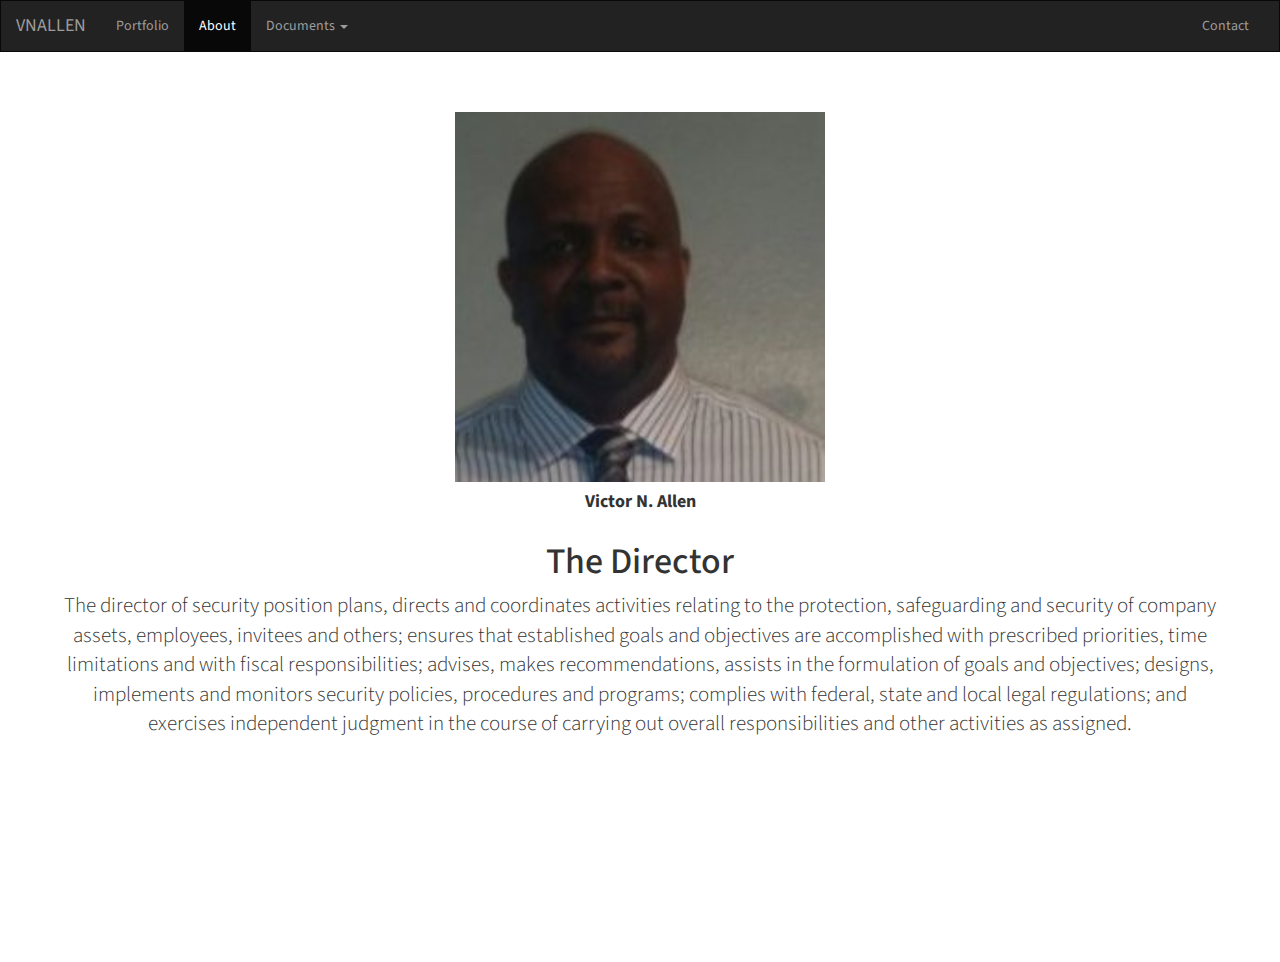
<file: about.html>
<!DOCTYPE html>
<html lang="en">
<head>
    <meta charset="utf-8">
    <meta http-equiv="X-UA-Compatible" content="IE=edge">
    <meta name="viewport" content="width=device-width, initial-scale=1">
    <meta name="description" content="">
    <meta name="author" content="">

    <title>Stylish Portfolio - Start Bootstrap Theme</title>

    <!-- Bootstrap Core CSS -->
    <link href="css/bootstrap.min.css" rel="stylesheet">

    <!-- Custom CSS -->
    <link href="css/stylish-portfolio.css" rel="stylesheet">

    <!-- Custom Fonts -->
    <link href="font-awesome/css/font-awesome.min.css" rel="stylesheet" type="text/css">
    <link href="https://fonts.googleapis.com/css?family=Source+Sans+Pro:300,400,700,300italic,400italic,700italic" rel="stylesheet" type="text/css">

    <!-- HTML5 Shim and Respond.js IE8 support of HTML5 elements and media queries -->
    <!-- WARNING: Respond.js doesn't work if you view the page via file:// -->
    <!--[if lt IE 9]>
    <script src="https://oss.maxcdn.com/libs/html5shiv/3.7.0/html5shiv.js"></script>
    <script src="https://oss.maxcdn.com/libs/respond.js/1.4.2/respond.min.js"></script>
    <![endif]-->
</head>
<body>

<!-- Navigation -->
<nav class="navbar navbar-inverse">
    <div class="container-fluid">
        <!-- Brand and toggle get grouped for better mobile display -->
        <div class="navbar-header">
            <button type="button" class="navbar-toggle collapsed" data-toggle="collapse" data-target="#bs-example-navbar-collapse-1" aria-expanded="false">
                <span class="sr-only">Toggle navigation</span>
                <span class="icon-bar"></span>
                <span class="icon-bar"></span>
                <span class="icon-bar"></span>
            </button>
            <a class="navbar-brand" href="#">VNALLEN</a>
        </div>

        <!-- Collect the nav links, forms, and other content for toggling -->
        <div class="collapse navbar-collapse" id="bs-example-navbar-collapse-1">
            <ul class="nav navbar-nav">
                <li><a href="index.html">Portfolio <span class="sr-only">(current)</span></a></li>
                <li class="active"><a href="about.html">About</a></li>
                <li class="dropdown">
                    <a href="#" class="dropdown-toggle" data-toggle="dropdown" role="button" aria-haspopup="true" aria-expanded="false">Documents <span class="caret"></span></a>
                    <ul class="dropdown-menu">
                        <li><a href="docs/HL_2015%20Security%20Risk%20Assessment%20Report.pdf">Risk Assessment</a></li>
                        <li><a href="docs/Matrix_2017.pdf">Mitigation Matrix</a></li>
                        <li><a href="docs/SAMPLE_access%20policy.pdf">Access Policy</a></li>
                        <li role="separator" class="divider"></li>
                        <li><a href="#">Policies & Procedures</a></li>
                    </ul>
                </li>
            </ul>
            <ul class="nav navbar-nav navbar-right">
                <li><a href="contact.html">Contact</a></li>
            </ul>
        </div><!-- /.navbar-collapse -->
    </div><!-- /.container-fluid -->
</nav>

<div class=" about container">
    <div class="row">
        <div class="col-md-4 col-sm-4 col-md-offset-4">
            <div class="full">
                <img src="img/victor.jpg">
            </div>
            <div class="row text-center">
                <h4>
                    <strong>Victor N. Allen</strong>
                </h4>
            </div>
        </div>
    </div>
    <div class="row">
        <div class="col-lg-12 text-center">
            <h1>The Director</h1>
            <p class="lead">The director of security position plans, directs and
                coordinates activities relating to the protection,
                safeguarding and security of company assets,
                employees, invitees and others; ensures that
                established goals and objectives are accomplished
                with prescribed priorities, time limitations and
                with fiscal responsibilities; advises, makes
                recommendations, assists in the formulation of
                goals and objectives; designs, implements and
                monitors security policies, procedures and
                programs; complies with federal, state and local
                legal regulations; and exercises independent
                judgment in the course of carrying out overall
                responsibilities and other activities as assigned.</p>
        </div>
    </div>
    <!-- /.row -->
</div>
<!-- /.container -->

</body>
</html>
</file>
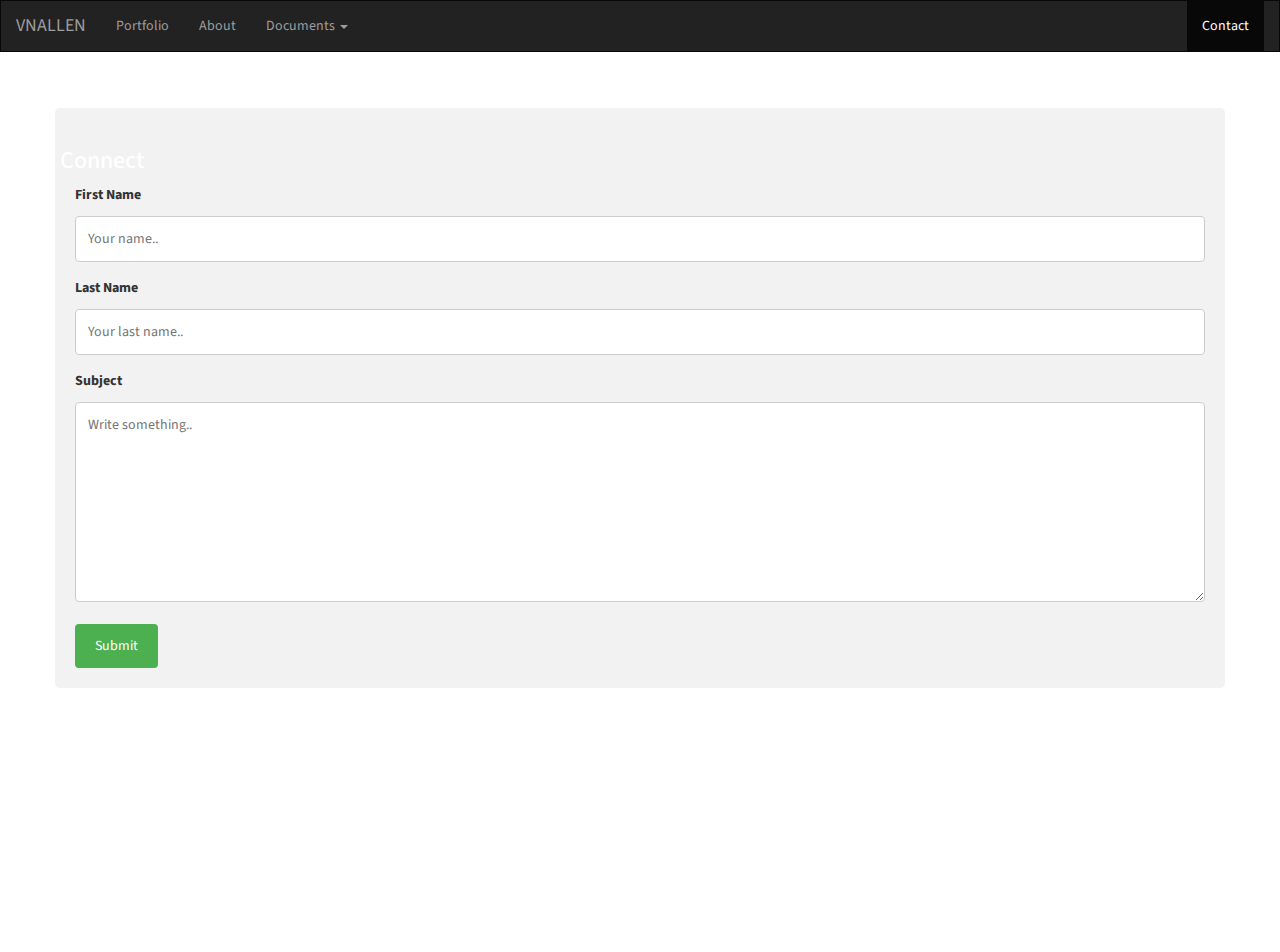
<file: contact.html>
<!DOCTYPE html>
<html lang="en">
<head>
    <meta charset="utf-8">
    <meta http-equiv="X-UA-Compatible" content="IE=edge">
    <meta name="viewport" content="width=device-width, initial-scale=1">
    <meta name="description" content="">
    <meta name="author" content="">

    <title>Stylish Portfolio - Start Bootstrap Theme</title>

    <!-- Bootstrap Core CSS -->
    <link href="css/bootstrap.min.css" rel="stylesheet">

    <!-- Custom CSS -->
    <link href="css/stylish-portfolio.css" rel="stylesheet">

    <!-- Custom Fonts -->
    <link href="font-awesome/css/font-awesome.min.css" rel="stylesheet" type="text/css">
    <link href="https://fonts.googleapis.com/css?family=Source+Sans+Pro:300,400,700,300italic,400italic,700italic" rel="stylesheet" type="text/css">

    <!-- HTML5 Shim and Respond.js IE8 support of HTML5 elements and media queries -->
    <!-- WARNING: Respond.js doesn't work if you view the page via file:// -->
    <!--[if lt IE 9]>
    <script src="https://oss.maxcdn.com/libs/html5shiv/3.7.0/html5shiv.js"></script>
    <script src="https://oss.maxcdn.com/libs/respond.js/1.4.2/respond.min.js"></script>
    <![endif]-->
</head>
<style>
    input[type=text], select, textarea {
        width: 100%;
        padding: 12px;
        border: 1px solid #ccc;
        border-radius: 4px;
        box-sizing: border-box;
        margin-top: 6px;
        margin-bottom: 16px;
        resize: vertical;
    }

    input[type=submit] {
        background-color: #4CAF50;
        color: white;
        padding: 12px 20px;
        border: none;
        border-radius: 4px;
        cursor: pointer;
    }

    input[type=submit]:hover {
        background-color: #45a049;
    }

    .container {
        border-radius: 5px;
        background-color: #f2f2f2;
        padding: 20px;
    }
</style>

<body>

<!-- Navigation -->
<nav class="navbar navbar-inverse">
    <div class="container-fluid">
        <!-- Brand and toggle get grouped for better mobile display -->
        <div class="navbar-header">
            <button type="button" class="navbar-toggle collapsed" data-toggle="collapse" data-target="#bs-example-navbar-collapse-1" aria-expanded="false">
                <span class="sr-only">Toggle navigation</span>
                <span class="icon-bar"></span>
                <span class="icon-bar"></span>
                <span class="icon-bar"></span>
            </button>
            <a class="navbar-brand" href="#">VNALLEN</a>
        </div>

        <!-- Collect the nav links, forms, and other content for toggling -->
        <div class="collapse navbar-collapse" id="bs-example-navbar-collapse-1">
            <ul class="nav navbar-nav">
                <li><a href="index.html">Portfolio <span class="sr-only">(current)</span></a></li>
                <li><a href="about.html">About</a></li>
                <li class="dropdown">
                    <a href="#" class="dropdown-toggle" data-toggle="dropdown" role="button" aria-haspopup="true" aria-expanded="false">Documents <span class="caret"></span></a>
                    <ul class="dropdown-menu">
                        <li><a href="docs/HL_2015%20Security%20Risk%20Assessment%20Report.pdf">Risk Assessment</a></li>
                        <li><a href="docs/Matrix_2017.pdf">Mitigation Matrix</a></li>
                        <li><a href="docs/SAMPLE_access%20policy.pdf">Access Policy</a></li>
                        <li role="separator" class="divider"></li>
                        <li><a href="#">Policies & Procedures</a></li>
                    </ul>
                </li>
            </ul>
            <ul class="nav navbar-nav navbar-right">
                <li class="active"><a href="contact.html">Contact</a></li>
            </ul>
        </div><!-- /.navbar-collapse -->
    </div><!-- /.container-fluid -->
</nav>


<div class="row contact">
    <h3>Connect</h3>
</div>
<div class="container">
    <div class="row">
        <h3>Connect</h3>
    </div>
    <form action="/action_page.php">
        <label for="fname">First Name</label>
        <input type="text" id="fname" name="firstname" placeholder="Your name..">

        <label for="lname">Last Name</label>
        <input type="text" id="lname" name="lastname" placeholder="Your last name..">

        <label for="subject">Subject</label>
        <textarea id="subject" name="subject" placeholder="Write something.." style="height:200px"></textarea>

        <input type="submit" value="Submit">
    </form>
</div>

</body>
</html>
</file>
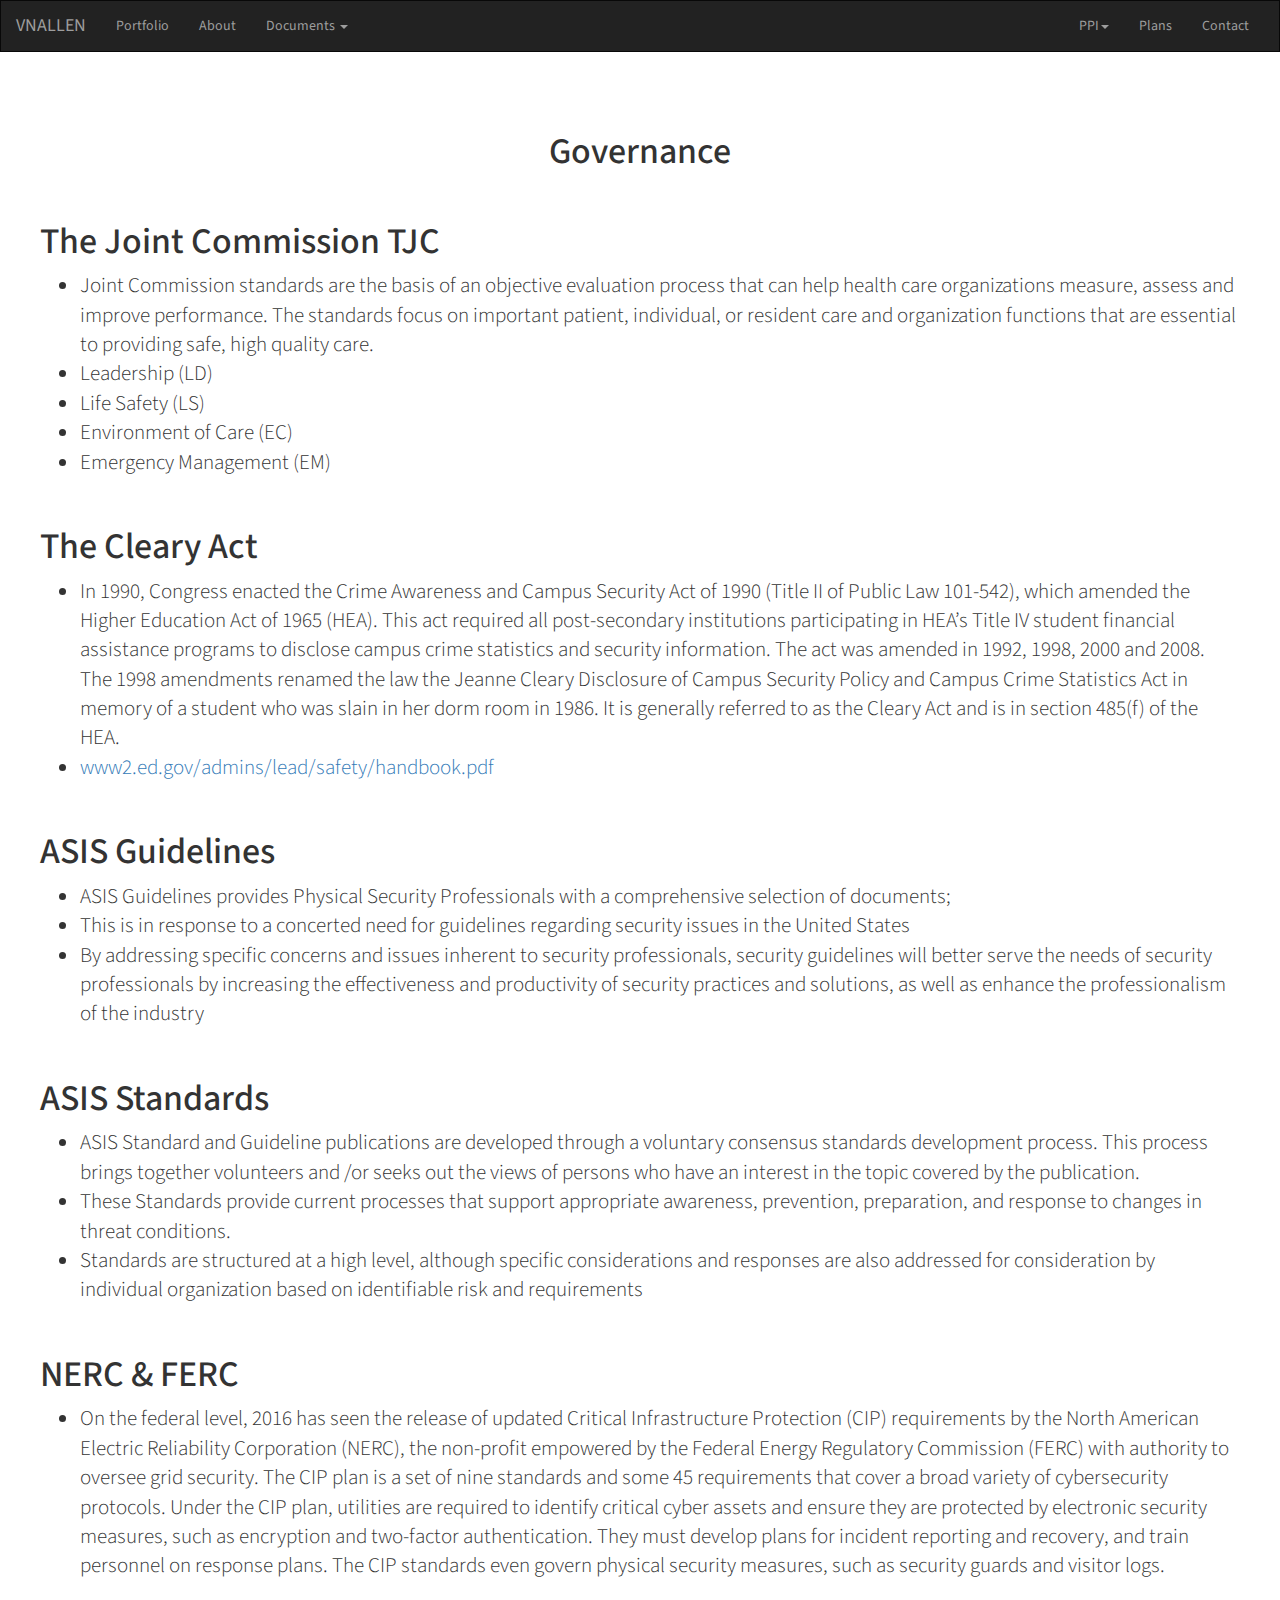
<file: governance.html>
<!DOCTYPE html>
<html lang="en">
<head>
    <meta charset="utf-8">
    <meta http-equiv="X-UA-Compatible" content="IE=edge">
    <meta name="viewport" content="width=device-width, initial-scale=1">
    <meta name="description" content="">
    <meta name="author" content="">

    <title>Victor N. Allen</title>
    <!-- jQuery -->
    <script src="js/jquery.js"></script>

    <!-- Bootstrap Core JavaScript -->
    <script src="js/bootstrap.min.js"></script>

    <!-- Bootstrap Core CSS -->
    <link href="css/bootstrap.min.css" rel="stylesheet">

    <!-- Custom CSS -->
    <link href="css/stylish-portfolio.css" rel="stylesheet">

    <!-- Custom Fonts -->
    <link href="font-awesome/css/font-awesome.min.css" rel="stylesheet" type="text/css">
    <link href="https://fonts.googleapis.com/css?family=Source+Sans+Pro:300,400,700,300italic,400italic,700italic" rel="stylesheet" type="text/css">

    <!-- HTML5 Shim and Respond.js IE8 support of HTML5 elements and media queries -->
    <!-- WARNING: Respond.js doesn't work if you view the page via file:// -->
    <!--[if lt IE 9]>
    <script src="https://oss.maxcdn.com/libs/html5shiv/3.7.0/html5shiv.js"></script>
    <script src="https://oss.maxcdn.com/libs/respond.js/1.4.2/respond.min.js"></script>


    <![endif]-->
</head>
<body>

<!-- Navigation -->
<nav class="navbar navbar-inverse">
    <div class="container-fluid">
        <!-- Brand and toggle get grouped for better mobile display -->
        <div class="navbar-header">
            <button type="button" class="navbar-toggle collapsed" data-toggle="collapse" data-target="#bs-example-navbar-collapse-1" aria-expanded="false">
                <span class="sr-only">Toggle navigation</span>
                <span class="icon-bar"></span>
                <span class="icon-bar"></span>
                <span class="icon-bar"></span>
            </button>
            <a class="navbar-brand" href="index.html">VNALLEN</a>
        </div>

        <!-- Collect the nav links, forms, and other content for toggling -->
        <div class="collapse navbar-collapse" id="bs-example-navbar-collapse-1">
            <ul class="nav navbar-nav">
                <li><a href="index.html">Portfolio <span class="sr-only">(current)</span></a></li>
                <li><a href="about.html">About</a></li>
                <li class="dropdown">
                    <a href="#" class="dropdown-toggle" data-toggle="dropdown" role="button" aria-haspopup="true" aria-expanded="false">Documents <span class="caret"></span></a>
                    <ul class="dropdown-menu">
                        <li><a href="docs/risk_assessment.pdf">Risk Assessment</a></li>
                        <li><a href="docs/matrix.pdf">Mitigation Matrix</a></li>
                        <li><a href="docs/executive_update.pdf">Executive Update</a></li>
                        <li><a href="docs/mission_vision_values.pdf">Mission Vision Values</a></li>
                        <li><a href="docs/access_policy.pdf">Access Policy</a></li>
                    </ul>
                </li>
            </ul>
            <ul class="nav navbar-nav navbar-right">
                <li class="dropdown">
                    <a href="#" class="dropdown-toggle" data-toggle="dropdown" role="button" aria-haspopup="true" aria-expanded="false">PPI<span class="caret"></span></a>
                    <ul class="dropdown-menu">
                        <li><a href="people.html">People</a></li>
                        <li><a href="property.html">Property</a></li>
                        <li><a href="information.html">Information</a></li>
                    </ul>
                </li>

                <li><a href="plans.html">Plans</a></li>
                <li><a href="index.html#footer">Contact</a></li>
            </ul>
        </div><!-- /.navbar-collapse -->
    </div><!-- /.container-fluid -->
</nav>

<div class="about container">
    <div class="row text-center lead">
        <h1>Governance</h1>
    </div>
    <div class="row lead">
        <h1>The Joint Commission TJC</h1>
        <ul>
            <li>Joint Commission standards are the basis of an objective evaluation process that can help health care organizations measure, assess and improve performance. The standards focus on important patient, individual, or resident care and organization functions that are essential to providing safe, high quality care.
            </li>
            <li>Leadership (LD)</li>
            <li>Life Safety (LS)</li>
            <li>Environment of Care (EC)</li>
            <li>Emergency Management (EM)</li>
        </ul>
    </div>
    <!-- /.row -->
    <div class="row lead">
        <h1>The Cleary Act</h1>
        <ul>
            <li>In 1990, Congress enacted the Crime Awareness and Campus Security Act of 1990 (Title II of Public Law 101-542), which amended the Higher Education Act of 1965 (HEA). This act required all post-secondary institutions participating in HEA’s Title IV student financial assistance programs to disclose campus crime statistics and security information. The act was amended in 1992, 1998, 2000 and 2008. The 1998 amendments renamed the law the Jeanne Cleary Disclosure of Campus Security Policy and Campus Crime Statistics Act in memory of a student who was slain in her dorm room in 1986. It is generally referred to as the Cleary Act and is in section 485(f) of the HEA.
            </li>
            <li><a href="https://www2.ed.gov/admins/lead/safety/handbook.pdf">www2.ed.gov/admins/lead/safety/handbook.pdf</a></li>
        </ul>
    </div>
    <div class="row lead">
        <h1>ASIS Guidelines</h1>
        <ul>
            <li>ASIS Guidelines provides Physical Security Professionals with a comprehensive selection of documents;</li>
            <li>This is in response to a concerted need for guidelines regarding security issues in the United States</li>
            <li>By addressing specific concerns and issues inherent to security professionals, security guidelines will better serve the needs of security professionals by increasing the effectiveness and productivity of security practices and solutions, as well as enhance the professionalism of the industry</li>
        </ul>
    </div>
    <div class="row lead">
        <h1>ASIS Standards</h1>
        <ul>
            <li>ASIS Standard and Guideline publications are developed through a voluntary consensus standards development process.  This process brings together volunteers and /or seeks out the views of persons who have an interest in the topic covered by the publication.</li>
            <li>These Standards provide current processes that support appropriate awareness, prevention, preparation, and response to changes in threat conditions.</li>
            <li>Standards are structured at a high level, although specific considerations and responses are also addressed for consideration by individual organization based on identifiable risk and requirements</li>
        </ul>
    </div>
    <div class="row lead">
        <h1>NERC & FERC</h1>
        <ul>
            <li>On the federal level, 2016 has seen the release of updated Critical Infrastructure Protection (CIP) requirements by the North American Electric Reliability Corporation (NERC), the non-profit empowered by the Federal Energy Regulatory Commission (FERC) with authority to oversee grid security.  The CIP plan is a set of nine standards and some 45 requirements that cover a broad variety of cybersecurity protocols.  Under the CIP plan, utilities are required to identify critical cyber assets and ensure they are protected by electronic security measures, such as encryption and two-factor authentication.  They must develop plans for incident reporting and recovery, and train personnel on response plans.  The CIP standards even govern physical security measures, such as security guards and visitor logs.
            </li>
        </ul>
    </div>

</div>
    <!-- /.container -->

</body>
</html>
</file>
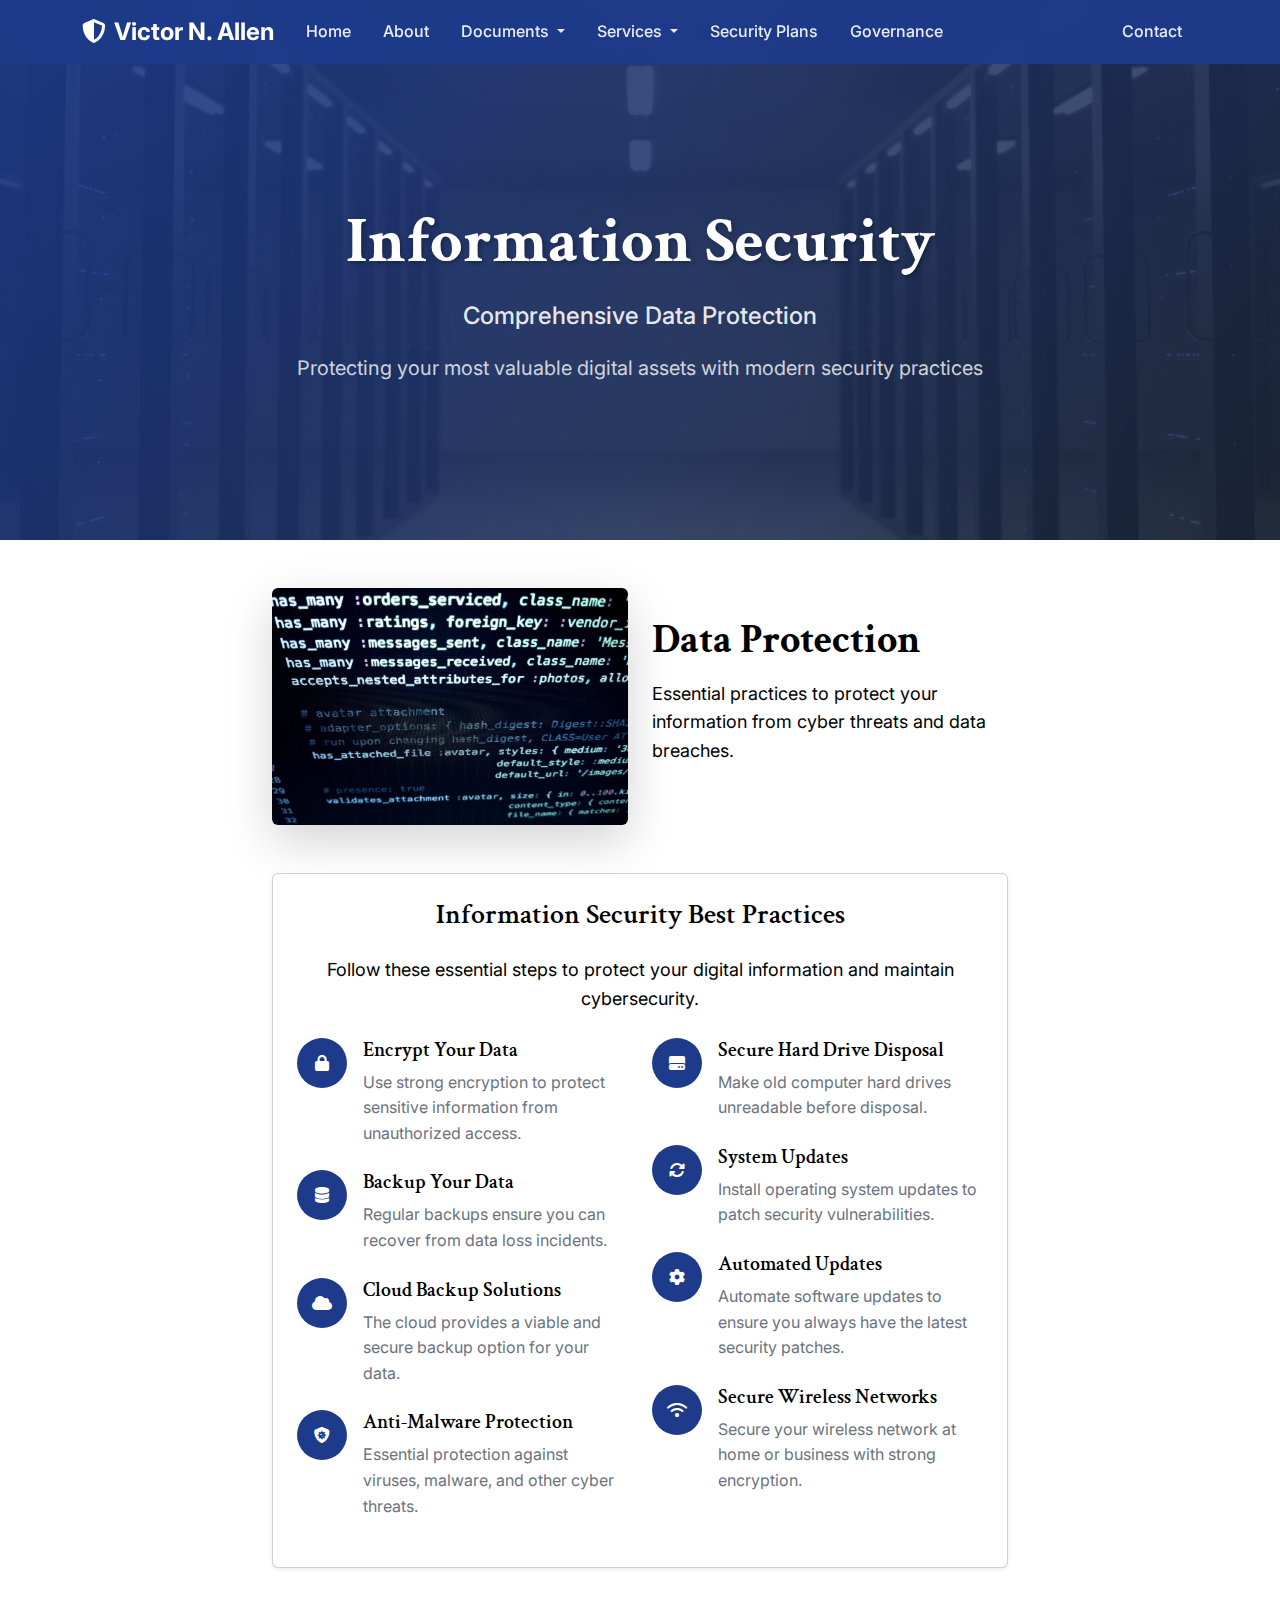
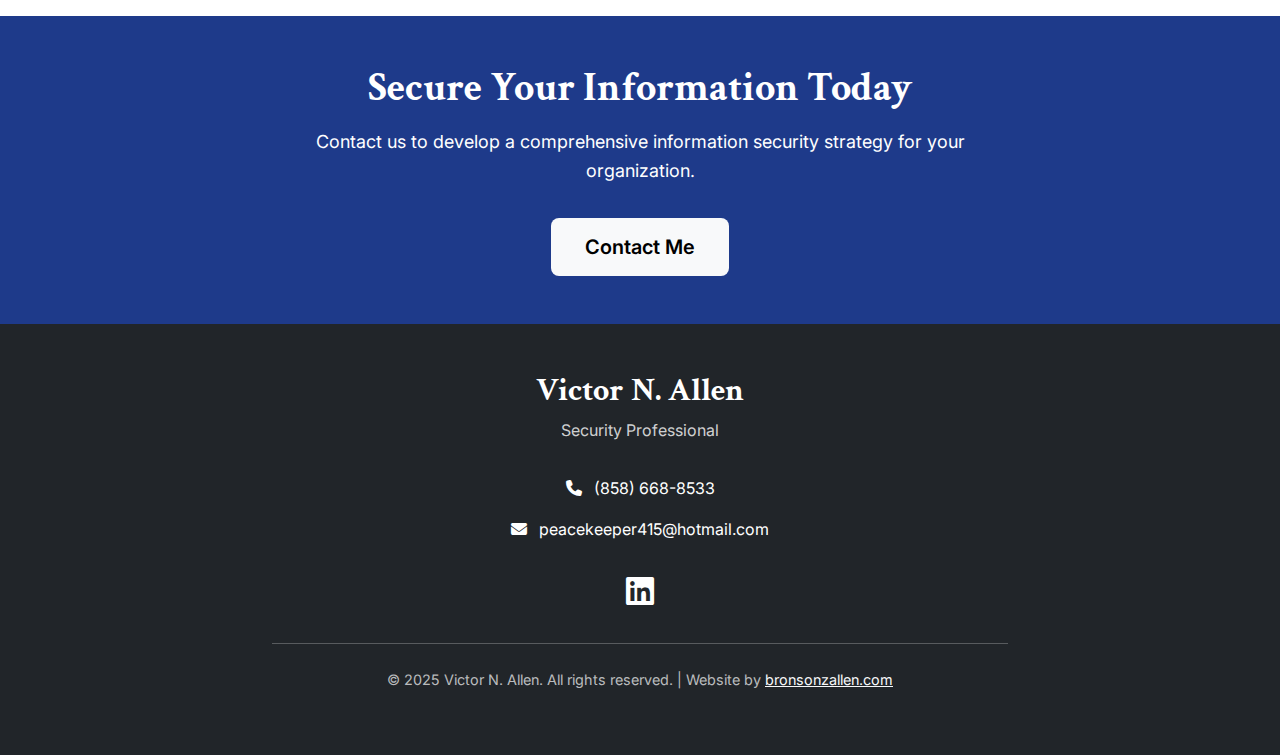
<file: information.html>
<!DOCTYPE html>
<html lang="en">
  <head>
    <meta charset="utf-8" />
    <meta
      name="viewport"
      content="width=device-width, initial-scale=1, shrink-to-fit=no"
    />
    <meta
      name="description"
      content="Information Security Services - Victor N. Allen Security Professional"
    />
    <meta name="author" content="Victor N. Allen" />
    <meta
      name="keywords"
      content="information security, cybersecurity, data protection, encryption"
    />

    <title>Information Security - Victor N. Allen</title>

    <!-- Modern CSS Framework -->
    <link
      href="https://cdn.jsdelivr.net/npm/bootstrap@5.3.0/dist/css/bootstrap.min.css"
      rel="stylesheet"
    />
    <link
      href="https://cdnjs.cloudflare.com/ajax/libs/font-awesome/6.4.0/css/all.min.css"
      rel="stylesheet"
    />

    <!-- Custom CSS -->
    <link href="css/modern-portfolio.css" rel="stylesheet" />

    <!-- Modern Fonts -->
    <link rel="preconnect" href="https://fonts.googleapis.com" />
    <link rel="preconnect" href="https://fonts.gstatic.com" crossorigin />
    <link
      href="https://fonts.googleapis.com/css2?family=Inter:wght@300;400;500;600;700&family=Crimson+Text:wght@400;600;700&display=swap"
      rel="stylesheet"
    />
  </head>

  <body>
    <!-- Navigation -->
    <nav class="navbar navbar-expand-lg navbar-dark bg-dark fixed-top">
      <div class="container">
        <a class="navbar-brand fw-bold" href="index.html">
          <i class="fas fa-shield-alt me-2"></i>Victor N. Allen
        </a>

        <button
          class="navbar-toggler"
          type="button"
          data-bs-toggle="collapse"
          data-bs-target="#navbarNav"
          aria-controls="navbarNav"
          aria-expanded="false"
          aria-label="Toggle navigation"
        >
          <span class="navbar-toggler-icon"></span>
        </button>

        <div class="collapse navbar-collapse" id="navbarNav">
          <ul class="navbar-nav me-auto">
            <li class="nav-item">
              <a class="nav-link" href="index.html">Home</a>
            </li>
            <li class="nav-item">
              <a class="nav-link" href="about.html">About</a>
            </li>
            <li class="nav-item dropdown">
              <a
                class="nav-link dropdown-toggle"
                href="#"
                id="documentsDropdown"
                role="button"
                data-bs-toggle="dropdown"
                aria-expanded="false"
              >
                Documents
              </a>
              <ul class="dropdown-menu" aria-labelledby="documentsDropdown">
                <li>
                  <a class="dropdown-item" href="docs/risk_assessment.pdf"
                    ><i class="fas fa-file-pdf me-2"></i>Risk Assessment</a
                  >
                </li>
                <li>
                  <a class="dropdown-item" href="docs/matrix.pdf"
                    ><i class="fas fa-file-pdf me-2"></i>Mitigation Matrix</a
                  >
                </li>
                <li>
                  <a class="dropdown-item" href="docs/executive_update.pdf"
                    ><i class="fas fa-file-pdf me-2"></i>Executive Update</a
                  >
                </li>
                <li>
                  <a class="dropdown-item" href="docs/mission_vision_values.pdf"
                    ><i class="fas fa-file-pdf me-2"></i>Mission Vision
                    Values</a
                  >
                </li>
                <li>
                  <a class="dropdown-item" href="docs/access_policy.pdf"
                    ><i class="fas fa-file-pdf me-2"></i>Access Policy</a
                  >
                </li>
              </ul>
            </li>
            <li class="nav-item dropdown">
              <a
                class="nav-link dropdown-toggle"
                href="#"
                id="servicesDropdown"
                role="button"
                data-bs-toggle="dropdown"
                aria-expanded="false"
              >
                Services
              </a>
              <ul class="dropdown-menu" aria-labelledby="servicesDropdown">
                <li>
                  <a class="dropdown-item" href="people.html"
                    ><i class="fas fa-users me-2"></i>People Protection</a
                  >
                </li>
                <li>
                  <a class="dropdown-item" href="property.html"
                    ><i class="fas fa-building me-2"></i>Property Security</a
                  >
                </li>
                <li>
                  <a class="dropdown-item active" href="information.html"
                    ><i class="fas fa-lock me-2"></i>Information Security</a
                  >
                </li>
              </ul>
            </li>
            <li class="nav-item">
              <a class="nav-link" href="plans.html">Security Plans</a>
            </li>
            <li class="nav-item">
              <a class="nav-link" href="governance.html">Governance</a>
            </li>
          </ul>
          <ul class="navbar-nav">
            <li class="nav-item">
              <a class="nav-link" href="index.html#contact">Contact</a>
            </li>
          </ul>
        </div>
      </div>
    </nav>

    <!-- Hero Section -->
    <section class="hero-section" style="padding-top: 80px; min-height: 60vh">
      <div class="hero-overlay"></div>
      <div class="container">
        <div class="row min-vh-50 align-items-center">
          <div class="col-lg-8 mx-auto text-center">
            <div class="hero-content">
              <h1 class="hero-title">Information Security</h1>
              <p class="hero-subtitle">Comprehensive Data Protection</p>
              <p class="hero-description">
                Protecting your most valuable digital assets with modern
                security practices
              </p>
            </div>
          </div>
        </div>
      </div>
    </section>

    <!-- Main Content -->
    <section class="py-5">
      <div class="container">
        <div class="row">
          <div class="col-lg-8 mx-auto">
            <div class="row align-items-center mb-5">
              <div class="col-lg-6">
                <img
                  src="img/information2.jpg"
                  alt="Information Security"
                  class="img-fluid rounded shadow-lg"
                />
              </div>
              <div class="col-lg-6">
                <h2 class="section-title">Data Protection</h2>
                <div class="title-underline"></div>
                <p class="lead">
                  Essential practices to protect your information from cyber
                  threats and data breaches.
                </p>
              </div>
            </div>

            <div class="row">
              <div class="col-lg-12">
                <div class="card shadow-sm">
                  <div class="card-body p-4">
                    <h3 class="card-title text-center mb-4">
                      Information Security Best Practices
                    </h3>
                    <p class="lead text-center mb-4">
                      Follow these essential steps to protect your digital
                      information and maintain cybersecurity.
                    </p>

                    <div class="row g-4">
                      <div class="col-lg-6">
                        <div class="d-flex align-items-start mb-4">
                          <div
                            class="bg-primary text-white rounded-circle d-flex align-items-center justify-content-center me-3"
                            style="width: 50px; height: 50px; flex-shrink: 0"
                          >
                            <i class="fas fa-lock"></i>
                          </div>
                          <div>
                            <h5 class="mb-2">Encrypt Your Data</h5>
                            <p class="text-muted mb-0">
                              Use strong encryption to protect sensitive
                              information from unauthorized access.
                            </p>
                          </div>
                        </div>

                        <div class="d-flex align-items-start mb-4">
                          <div
                            class="bg-primary text-white rounded-circle d-flex align-items-center justify-content-center me-3"
                            style="width: 50px; height: 50px; flex-shrink: 0"
                          >
                            <i class="fas fa-database"></i>
                          </div>
                          <div>
                            <h5 class="mb-2">Backup Your Data</h5>
                            <p class="text-muted mb-0">
                              Regular backups ensure you can recover from data
                              loss incidents.
                            </p>
                          </div>
                        </div>

                        <div class="d-flex align-items-start mb-4">
                          <div
                            class="bg-primary text-white rounded-circle d-flex align-items-center justify-content-center me-3"
                            style="width: 50px; height: 50px; flex-shrink: 0"
                          >
                            <i class="fas fa-cloud"></i>
                          </div>
                          <div>
                            <h5 class="mb-2">Cloud Backup Solutions</h5>
                            <p class="text-muted mb-0">
                              The cloud provides a viable and secure backup
                              option for your data.
                            </p>
                          </div>
                        </div>

                        <div class="d-flex align-items-start mb-4">
                          <div
                            class="bg-primary text-white rounded-circle d-flex align-items-center justify-content-center me-3"
                            style="width: 50px; height: 50px; flex-shrink: 0"
                          >
                            <i class="fas fa-shield-virus"></i>
                          </div>
                          <div>
                            <h5 class="mb-2">Anti-Malware Protection</h5>
                            <p class="text-muted mb-0">
                              Essential protection against viruses, malware, and
                              other cyber threats.
                            </p>
                          </div>
                        </div>
                      </div>

                      <div class="col-lg-6">
                        <div class="d-flex align-items-start mb-4">
                          <div
                            class="bg-primary text-white rounded-circle d-flex align-items-center justify-content-center me-3"
                            style="width: 50px; height: 50px; flex-shrink: 0"
                          >
                            <i class="fas fa-hdd"></i>
                          </div>
                          <div>
                            <h5 class="mb-2">Secure Hard Drive Disposal</h5>
                            <p class="text-muted mb-0">
                              Make old computer hard drives unreadable before
                              disposal.
                            </p>
                          </div>
                        </div>

                        <div class="d-flex align-items-start mb-4">
                          <div
                            class="bg-primary text-white rounded-circle d-flex align-items-center justify-content-center me-3"
                            style="width: 50px; height: 50px; flex-shrink: 0"
                          >
                            <i class="fas fa-sync-alt"></i>
                          </div>
                          <div>
                            <h5 class="mb-2">System Updates</h5>
                            <p class="text-muted mb-0">
                              Install operating system updates to patch security
                              vulnerabilities.
                            </p>
                          </div>
                        </div>

                        <div class="d-flex align-items-start mb-4">
                          <div
                            class="bg-primary text-white rounded-circle d-flex align-items-center justify-content-center me-3"
                            style="width: 50px; height: 50px; flex-shrink: 0"
                          >
                            <i class="fas fa-cog"></i>
                          </div>
                          <div>
                            <h5 class="mb-2">Automated Updates</h5>
                            <p class="text-muted mb-0">
                              Automate software updates to ensure you always
                              have the latest security patches.
                            </p>
                          </div>
                        </div>

                        <div class="d-flex align-items-start mb-4">
                          <div
                            class="bg-primary text-white rounded-circle d-flex align-items-center justify-content-center me-3"
                            style="width: 50px; height: 50px; flex-shrink: 0"
                          >
                            <i class="fas fa-wifi"></i>
                          </div>
                          <div>
                            <h5 class="mb-2">Secure Wireless Networks</h5>
                            <p class="text-muted mb-0">
                              Secure your wireless network at home or business
                              with strong encryption.
                            </p>
                          </div>
                        </div>
                      </div>
                    </div>
                  </div>
                </div>
              </div>
            </div>
          </div>
        </div>
      </div>
    </section>

    <!-- Call to Action -->
    <section class="py-5 bg-primary text-white">
      <div class="container">
        <div class="row">
          <div class="col-lg-8 mx-auto text-center">
            <h2 class="section-title text-white">
              Secure Your Information Today
            </h2>
            <div class="title-underline" style="background: white"></div>
            <p class="lead">
              Contact us to develop a comprehensive information security
              strategy for your organization.
            </p>
            <a href="index.html#contact" class="btn btn-light btn-lg"
              >Contact Me</a
            >
          </div>
        </div>
      </div>
    </section>

    <!-- Footer -->
    <footer class="footer-section bg-dark text-white py-5">
      <div class="container">
        <div class="row">
          <div class="col-lg-8 mx-auto text-center">
            <h3 class="footer-title">Victor N. Allen</h3>
            <p class="footer-subtitle">Security Professional</p>
            <div class="contact-info">
              <div class="contact-item">
                <i class="fas fa-phone me-2"></i>
                <a href="tel:+18586688533" class="contact-link"
                  >(858) 668-8533</a
                >
              </div>
              <div class="contact-item">
                <i class="fas fa-envelope me-2"></i>
                <a href="mailto:peacekeeper415@hotmail.com" class="contact-link"
                  >peacekeeper415@hotmail.com</a
                >
              </div>
            </div>
            <div class="social-links mt-4">
              <a
                href="https://www.linkedin.com/in/victor-n-allen-1261561/"
                class="social-link"
                target="_blank"
                rel="noopener"
              >
                <i class="fab fa-linkedin fa-2x"></i>
              </a>
            </div>
            <hr class="my-4" />
            <p class="footer-copyright">
              &copy; 2025 Victor N. Allen. All rights reserved. | Website by
              <a href="http://www.bronsonzallen.com" class="text-light"
                >bronsonzallen.com</a
              >
            </p>
          </div>
        </div>
      </div>
    </footer>

    <!-- Bootstrap 5 JavaScript -->
    <script src="https://cdn.jsdelivr.net/npm/bootstrap@5.3.0/dist/js/bootstrap.bundle.min.js"></script>

    <!-- Custom JavaScript -->
    <script>
      // Smooth scrolling for anchor links
      document.querySelectorAll('a[href^="#"]').forEach((anchor) => {
        anchor.addEventListener("click", function (e) {
          e.preventDefault();
          const target = document.querySelector(this.getAttribute("href"));
          if (target) {
            target.scrollIntoView({
              behavior: "smooth",
              block: "start",
            });
          }
        });
      });

      // Navbar background change on scroll
      const navbar = document.querySelector(".navbar");
      window.addEventListener("scroll", function () {
        if (window.scrollY > 50) {
          navbar.classList.add("navbar-scrolled");
        } else {
          navbar.classList.remove("navbar-scrolled");
        }
      });
    </script>
  </body>
</html>
</file>
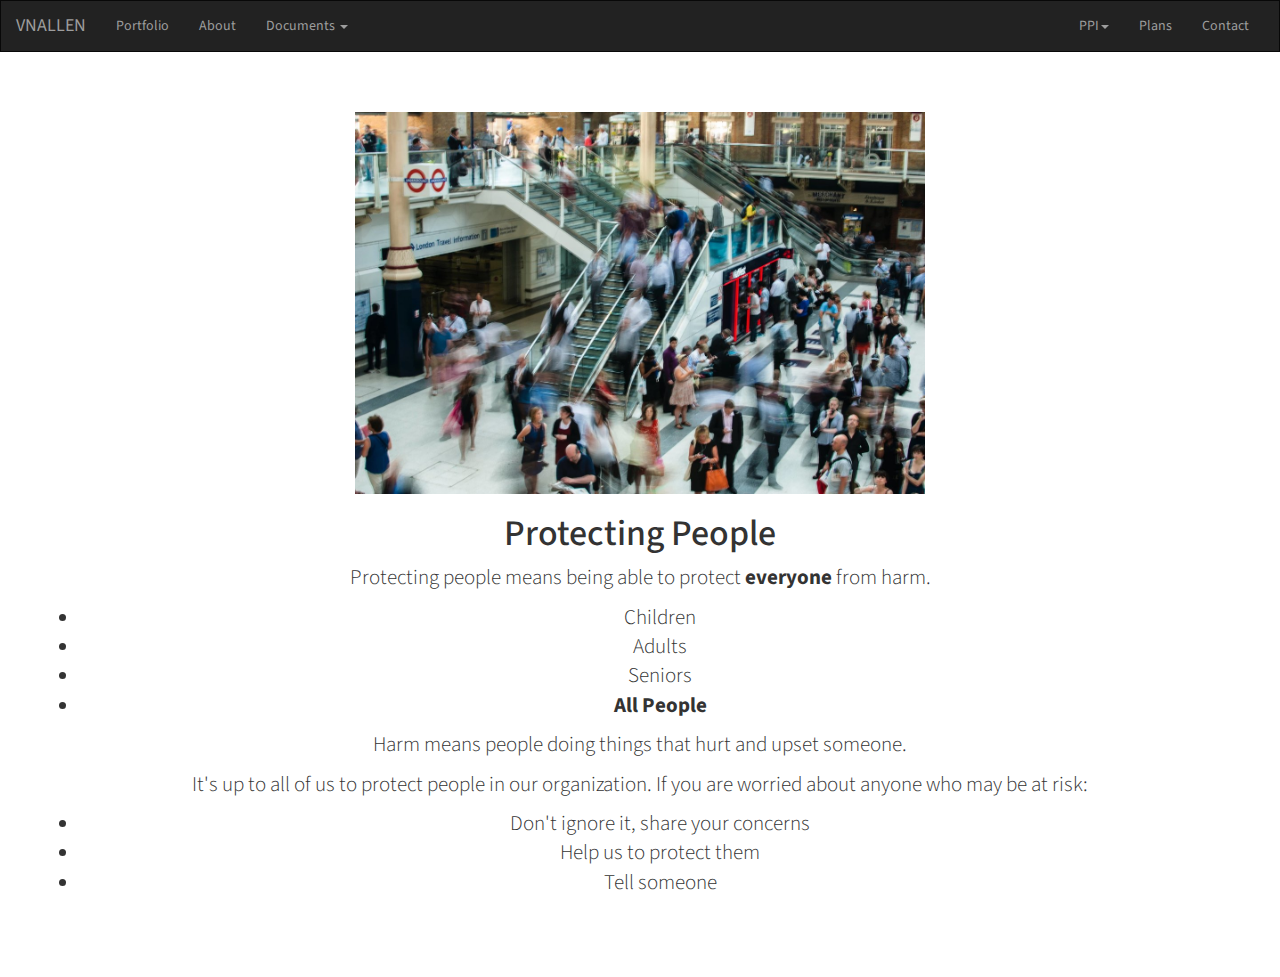
<file: people.html>
<!DOCTYPE html>
<html lang="en">
<head>
    <meta charset="utf-8">
    <meta http-equiv="X-UA-Compatible" content="IE=edge">
    <meta name="viewport" content="width=device-width, initial-scale=1">
    <meta name="description" content="">
    <meta name="author" content="">

    <title>Victor N. Allen</title>
    <!-- jQuery -->
    <script src="js/jquery.js"></script>

    <!-- Bootstrap Core JavaScript -->
    <script src="js/bootstrap.min.js"></script>

    <!-- Bootstrap Core CSS -->
    <link href="css/bootstrap.min.css" rel="stylesheet">

    <!-- Custom CSS -->
    <link href="css/stylish-portfolio.css" rel="stylesheet">

    <!-- Custom Fonts -->
    <link href="font-awesome/css/font-awesome.min.css" rel="stylesheet" type="text/css">
    <link href="https://fonts.googleapis.com/css?family=Source+Sans+Pro:300,400,700,300italic,400italic,700italic" rel="stylesheet" type="text/css">

    <!-- HTML5 Shim and Respond.js IE8 support of HTML5 elements and media queries -->
    <!-- WARNING: Respond.js doesn't work if you view the page via file:// -->
    <!--[if lt IE 9]>
    <script src="https://oss.maxcdn.com/libs/html5shiv/3.7.0/html5shiv.js"></script>
    <script src="https://oss.maxcdn.com/libs/respond.js/1.4.2/respond.min.js"></script>


    <![endif]-->
</head>
<body>

<!-- Navigation -->
<nav class="navbar navbar-inverse">
    <div class="container-fluid">
        <!-- Brand and toggle get grouped for better mobile display -->
        <div class="navbar-header">
            <button type="button" class="navbar-toggle collapsed" data-toggle="collapse" data-target="#bs-example-navbar-collapse-1" aria-expanded="false">
                <span class="sr-only">Toggle navigation</span>
                <span class="icon-bar"></span>
                <span class="icon-bar"></span>
                <span class="icon-bar"></span>
            </button>
            <a class="navbar-brand" href="index.html">VNALLEN</a>
        </div>

        <!-- Collect the nav links, forms, and other content for toggling -->
        <div class="collapse navbar-collapse" id="bs-example-navbar-collapse-1">
            <ul class="nav navbar-nav">
                <li><a href="index.html">Portfolio <span class="sr-only">(current)</span></a></li>
                <li><a href="about.html">About</a></li>
                <li class="dropdown">
                    <a href="#" class="dropdown-toggle" data-toggle="dropdown" role="button" aria-haspopup="true" aria-expanded="false">Documents <span class="caret"></span></a>
                    <ul class="dropdown-menu">
                        <li><a href="docs/risk_assessment.pdf">Risk Assessment</a></li>
                        <li><a href="docs/matrix.pdf">Mitigation Matrix</a></li>
                        <li><a href="docs/executive_update.pdf">Executive Update</a></li>
                        <li><a href="docs/mission_vision_values.pdf">Mission Vision Values</a></li>
                        <li><a href="docs/access_policy.pdf">Access Policy</a></li>
                    </ul>
                </li>
            </ul>
            <ul class="nav navbar-nav navbar-right">
                <li class="dropdown">
                    <a href="#" class="dropdown-toggle" data-toggle="dropdown" role="button" aria-haspopup="true" aria-expanded="false">PPI<span class="caret"></span></a>
                    <ul class="dropdown-menu">
                        <li><a href="people.html">People</a></li>
                        <li><a href="property.html">Property</a></li>
                        <li><a href="information.html">Information</a></li>
                    </ul>
                </li>

                <li><a href="plans.html">Plans</a></li>
                <li><a href="index.html#footer">Contact</a></li>
            </ul>
        </div><!-- /.navbar-collapse -->
    </div><!-- /.container-fluid -->
</nav>

<div class="about container">
    <div class="row">
        <div class="col-md-6 col-sm-6 col-md-offset-3">
            <div class="full">
                <img src="img/people2.jpg">
            </div>
        </div>
    <div class="row">
        <div class="col-lg-12 text-center lead">
            <h1>Protecting People</h1>
            <p>Protecting people means being able to protect <strong>everyone</strong> from harm.</p>
            <ul>
                <li>Children</li>
                <li>Adults</li>
                <li>Seniors</li>
                <li><strong>All People</strong></li>
            </ul>
            <p>Harm means people doing things that hurt and upset someone.</p>
            <p>It's up to all of us to protect people in our organization. If you are worried about anyone who may be at risk:</p>
            <ul>
                <li>Don't ignore it, share your concerns</li>
                <li>Help us to protect them</li>
                <li>Tell someone</li>
            </ul>
        </div>
    </div>
    <!-- /.row -->
</div>
<!-- /.container -->

</body>
</html>
</file>
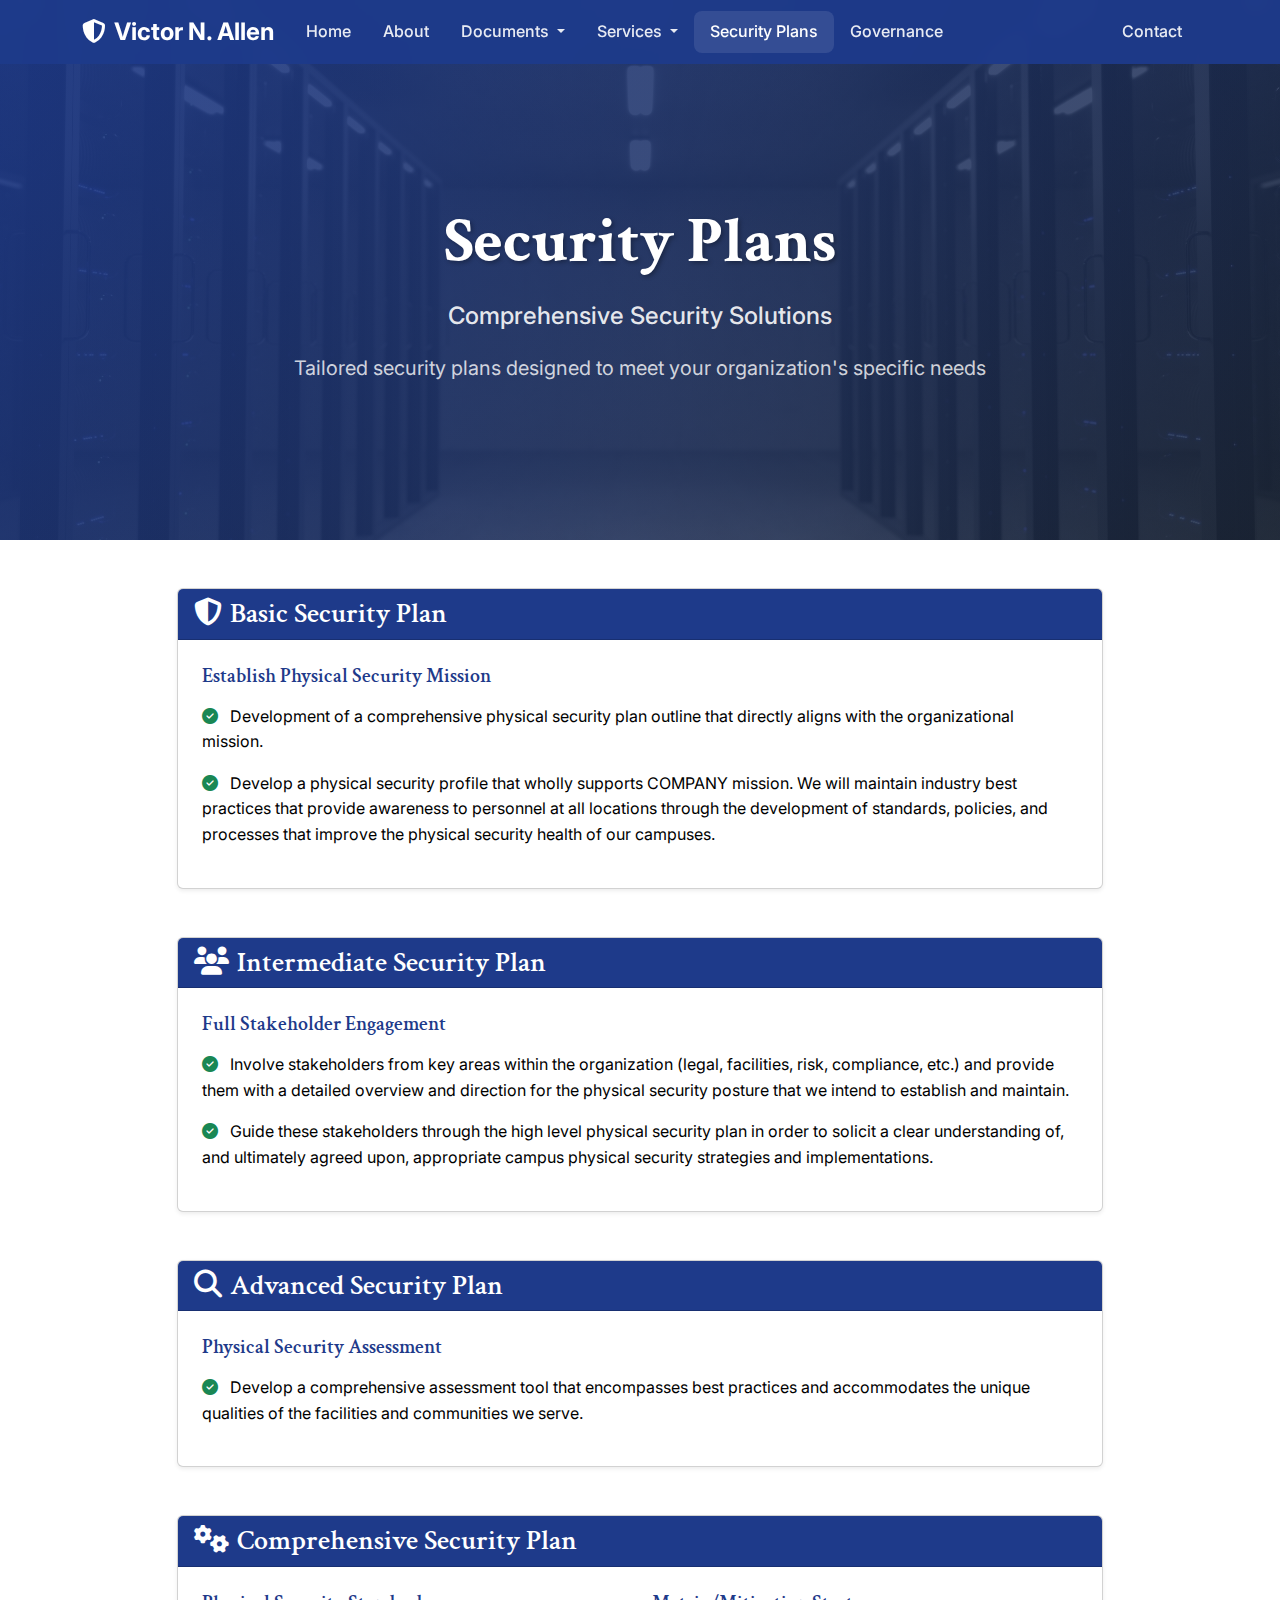
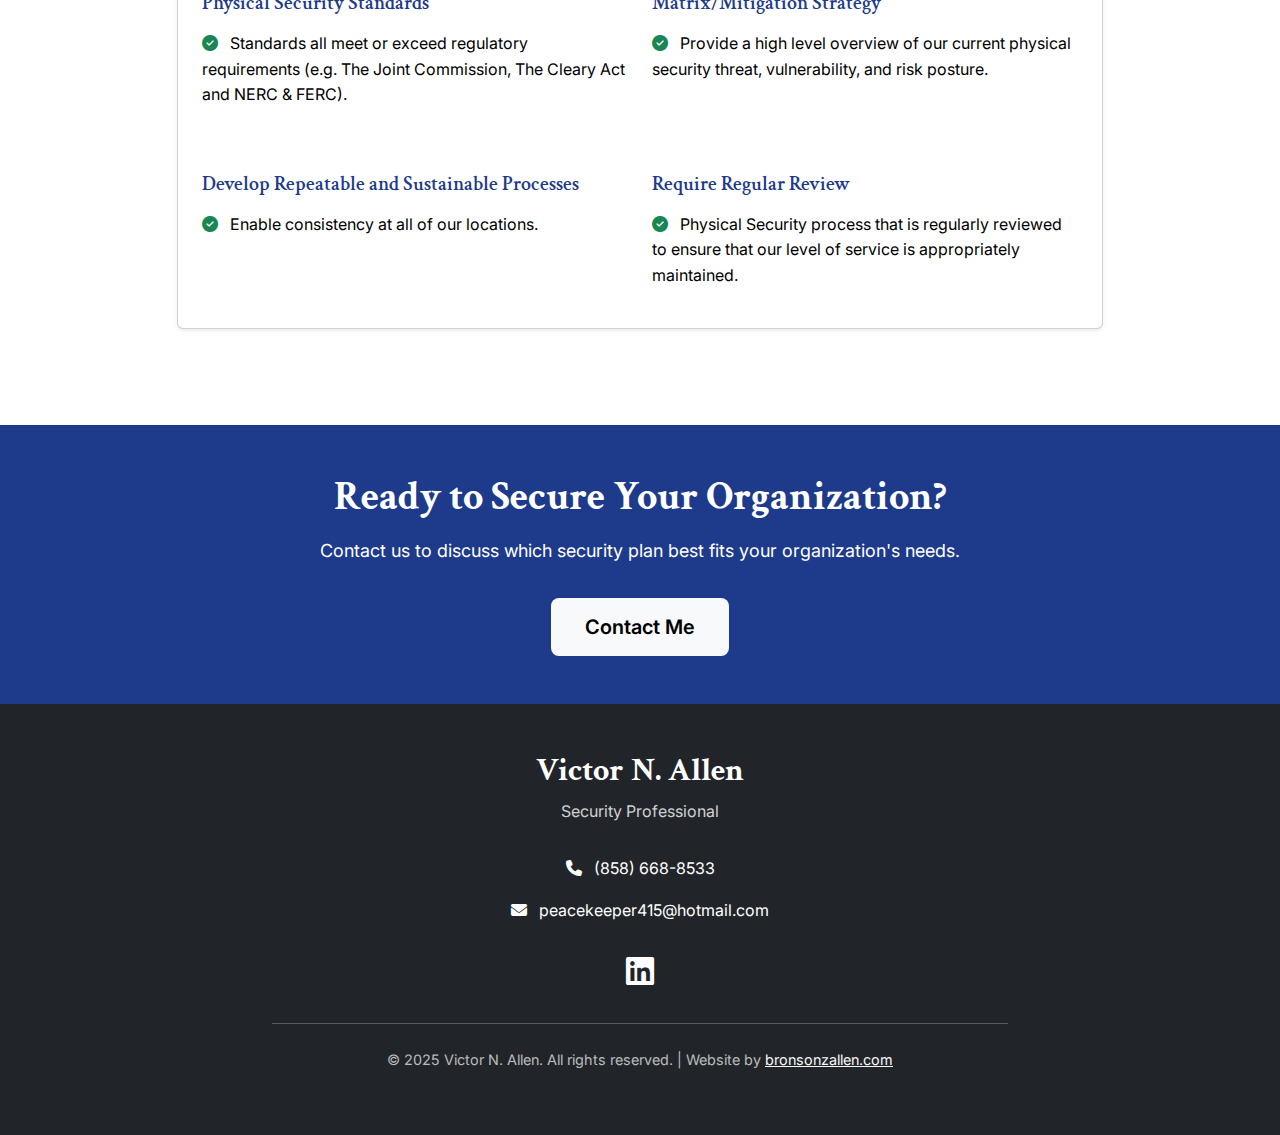
<file: plans.html>
<!DOCTYPE html>
<html lang="en">
  <head>
    <meta charset="utf-8" />
    <meta
      name="viewport"
      content="width=device-width, initial-scale=1, shrink-to-fit=no"
    />
    <meta
      name="description"
      content="Security Plans - Victor N. Allen Security Professional"
    />
    <meta name="author" content="Victor N. Allen" />
    <meta
      name="keywords"
      content="security plans, physical security, risk assessment, security standards"
    />

    <title>Security Plans - Victor N. Allen</title>

    <!-- Modern CSS Framework -->
    <link
      href="https://cdn.jsdelivr.net/npm/bootstrap@5.3.0/dist/css/bootstrap.min.css"
      rel="stylesheet"
    />
    <link
      href="https://cdnjs.cloudflare.com/ajax/libs/font-awesome/6.4.0/css/all.min.css"
      rel="stylesheet"
    />

    <!-- Custom CSS -->
    <link href="css/modern-portfolio.css" rel="stylesheet" />

    <!-- Modern Fonts -->
    <link rel="preconnect" href="https://fonts.googleapis.com" />
    <link rel="preconnect" href="https://fonts.gstatic.com" crossorigin />
    <link
      href="https://fonts.googleapis.com/css2?family=Inter:wght@300;400;500;600;700&family=Crimson+Text:wght@400;600;700&display=swap"
      rel="stylesheet"
    />
  </head>

  <body>
    <!-- Navigation -->
    <nav class="navbar navbar-expand-lg navbar-dark bg-dark fixed-top">
      <div class="container">
        <a class="navbar-brand fw-bold" href="index.html">
          <i class="fas fa-shield-alt me-2"></i>Victor N. Allen
        </a>

        <button
          class="navbar-toggler"
          type="button"
          data-bs-toggle="collapse"
          data-bs-target="#navbarNav"
          aria-controls="navbarNav"
          aria-expanded="false"
          aria-label="Toggle navigation"
        >
          <span class="navbar-toggler-icon"></span>
        </button>

        <div class="collapse navbar-collapse" id="navbarNav">
          <ul class="navbar-nav me-auto">
            <li class="nav-item">
              <a class="nav-link" href="index.html">Home</a>
            </li>
            <li class="nav-item">
              <a class="nav-link" href="about.html">About</a>
            </li>
            <li class="nav-item dropdown">
              <a
                class="nav-link dropdown-toggle"
                href="#"
                id="documentsDropdown"
                role="button"
                data-bs-toggle="dropdown"
                aria-expanded="false"
              >
                Documents
              </a>
              <ul class="dropdown-menu" aria-labelledby="documentsDropdown">
                <li>
                  <a class="dropdown-item" href="docs/risk_assessment.pdf"
                    ><i class="fas fa-file-pdf me-2"></i>Risk Assessment</a
                  >
                </li>
                <li>
                  <a class="dropdown-item" href="docs/matrix.pdf"
                    ><i class="fas fa-file-pdf me-2"></i>Mitigation Matrix</a
                  >
                </li>
                <li>
                  <a class="dropdown-item" href="docs/executive_update.pdf"
                    ><i class="fas fa-file-pdf me-2"></i>Executive Update</a
                  >
                </li>
                <li>
                  <a class="dropdown-item" href="docs/mission_vision_values.pdf"
                    ><i class="fas fa-file-pdf me-2"></i>Mission Vision
                    Values</a
                  >
                </li>
                <li>
                  <a class="dropdown-item" href="docs/access_policy.pdf"
                    ><i class="fas fa-file-pdf me-2"></i>Access Policy</a
                  >
                </li>
              </ul>
            </li>
            <li class="nav-item dropdown">
              <a
                class="nav-link dropdown-toggle"
                href="#"
                id="servicesDropdown"
                role="button"
                data-bs-toggle="dropdown"
                aria-expanded="false"
              >
                Services
              </a>
              <ul class="dropdown-menu" aria-labelledby="servicesDropdown">
                <li>
                  <a class="dropdown-item" href="people.html"
                    ><i class="fas fa-users me-2"></i>People Protection</a
                  >
                </li>
                <li>
                  <a class="dropdown-item" href="property.html"
                    ><i class="fas fa-building me-2"></i>Property Security</a
                  >
                </li>
                <li>
                  <a class="dropdown-item" href="information.html"
                    ><i class="fas fa-lock me-2"></i>Information Security</a
                  >
                </li>
              </ul>
            </li>
            <li class="nav-item">
              <a class="nav-link active" href="plans.html">Security Plans</a>
            </li>
            <li class="nav-item">
              <a class="nav-link" href="governance.html">Governance</a>
            </li>
          </ul>
          <ul class="navbar-nav">
            <li class="nav-item">
              <a class="nav-link" href="index.html#contact">Contact</a>
            </li>
          </ul>
        </div>
      </div>
    </nav>

    <!-- Hero Section -->
    <section class="hero-section" style="padding-top: 80px; min-height: 60vh">
      <div class="hero-overlay"></div>
      <div class="container">
        <div class="row min-vh-50 align-items-center">
          <div class="col-lg-8 mx-auto text-center">
            <div class="hero-content">
              <h1 class="hero-title">Security Plans</h1>
              <p class="hero-subtitle">Comprehensive Security Solutions</p>
              <p class="hero-description">
                Tailored security plans designed to meet your organization's
                specific needs
              </p>
            </div>
          </div>
        </div>
      </div>
    </section>

    <!-- Main Content -->
    <section class="py-5">
      <div class="container">
        <div class="row">
          <div class="col-lg-10 mx-auto">
            <!-- Basic Security Plan -->
            <div class="card shadow-sm mb-5" id="basic">
              <div class="card-header bg-primary text-white">
                <h3 class="card-title mb-0">
                  <i class="fas fa-shield-alt me-2"></i>Basic Security Plan
                </h3>
              </div>
              <div class="card-body p-4">
                <h5 class="text-primary mb-3">
                  Establish Physical Security Mission
                </h5>
                <ul class="list-unstyled">
                  <li class="mb-3">
                    <i class="fas fa-check-circle text-success me-2"></i>
                    Development of a comprehensive physical security plan
                    outline that directly aligns with the organizational
                    mission.
                  </li>
                  <li class="mb-3">
                    <i class="fas fa-check-circle text-success me-2"></i>
                    Develop a physical security profile that wholly supports
                    COMPANY mission. We will maintain industry best practices
                    that provide awareness to personnel at all locations through
                    the development of standards, policies, and processes that
                    improve the physical security health of our campuses.
                  </li>
                </ul>
              </div>
            </div>

            <!-- Intermediate Security Plan -->
            <div class="card shadow-sm mb-5" id="intermediate">
              <div class="card-header bg-primary text-white">
                <h3 class="card-title mb-0">
                  <i class="fas fa-users me-2"></i>Intermediate Security Plan
                </h3>
              </div>
              <div class="card-body p-4">
                <h5 class="text-primary mb-3">Full Stakeholder Engagement</h5>
                <ul class="list-unstyled">
                  <li class="mb-3">
                    <i class="fas fa-check-circle text-success me-2"></i>
                    Involve stakeholders from key areas within the organization
                    (legal, facilities, risk, compliance, etc.) and provide them
                    with a detailed overview and direction for the physical
                    security posture that we intend to establish and maintain.
                  </li>
                  <li class="mb-3">
                    <i class="fas fa-check-circle text-success me-2"></i>
                    Guide these stakeholders through the high level physical
                    security plan in order to solicit a clear understanding of,
                    and ultimately agreed upon, appropriate campus physical
                    security strategies and implementations.
                  </li>
                </ul>
              </div>
            </div>

            <!-- Advanced Security Plan -->
            <div class="card shadow-sm mb-5" id="advanced">
              <div class="card-header bg-primary text-white">
                <h3 class="card-title mb-0">
                  <i class="fas fa-search me-2"></i>Advanced Security Plan
                </h3>
              </div>
              <div class="card-body p-4">
                <h5 class="text-primary mb-3">Physical Security Assessment</h5>
                <ul class="list-unstyled">
                  <li class="mb-3">
                    <i class="fas fa-check-circle text-success me-2"></i>
                    Develop a comprehensive assessment tool that encompasses
                    best practices and accommodates the unique qualities of the
                    facilities and communities we serve.
                  </li>
                </ul>
              </div>
            </div>

            <!-- Comprehensive Security Plan -->
            <div class="card shadow-sm mb-5" id="comprehensive">
              <div class="card-header bg-primary text-white">
                <h3 class="card-title mb-0">
                  <i class="fas fa-cogs me-2"></i>Comprehensive Security Plan
                </h3>
              </div>
              <div class="card-body p-4">
                <div class="row g-4">
                  <div class="col-lg-6">
                    <h5 class="text-primary mb-3">
                      Physical Security Standards
                    </h5>
                    <ul class="list-unstyled">
                      <li class="mb-3">
                        <i class="fas fa-check-circle text-success me-2"></i>
                        Standards all meet or exceed regulatory requirements
                        (e.g. The Joint Commission, The Cleary Act and NERC &
                        FERC).
                      </li>
                    </ul>
                  </div>
                  <div class="col-lg-6">
                    <h5 class="text-primary mb-3">
                      Matrix/Mitigation Strategy
                    </h5>
                    <ul class="list-unstyled">
                      <li class="mb-3">
                        <i class="fas fa-check-circle text-success me-2"></i>
                        Provide a high level overview of our current physical
                        security threat, vulnerability, and risk posture.
                      </li>
                    </ul>
                  </div>
                </div>

                <div class="row g-4 mt-4">
                  <div class="col-lg-6">
                    <h5 class="text-primary mb-3">
                      Develop Repeatable and Sustainable Processes
                    </h5>
                    <ul class="list-unstyled">
                      <li class="mb-3">
                        <i class="fas fa-check-circle text-success me-2"></i>
                        Enable consistency at all of our locations.
                      </li>
                    </ul>
                  </div>
                  <div class="col-lg-6">
                    <h5 class="text-primary mb-3">Require Regular Review</h5>
                    <ul class="list-unstyled">
                      <li class="mb-3">
                        <i class="fas fa-check-circle text-success me-2"></i>
                        Physical Security process that is regularly reviewed to
                        ensure that our level of service is appropriately
                        maintained.
                      </li>
                    </ul>
                  </div>
                </div>
              </div>
            </div>
          </div>
        </div>
      </div>
    </section>

    <!-- Call to Action -->
    <section class="py-5 bg-primary text-white">
      <div class="container">
        <div class="row">
          <div class="col-lg-8 mx-auto text-center">
            <h2 class="section-title text-white">
              Ready to Secure Your Organization?
            </h2>
            <div class="title-underline" style="background: white"></div>
            <p class="lead">
              Contact us to discuss which security plan best fits your
              organization's needs.
            </p>
            <a href="index.html#contact" class="btn btn-light btn-lg"
              >Contact Me</a
            >
          </div>
        </div>
      </div>
    </section>

    <!-- Footer -->
    <footer class="footer-section bg-dark text-white py-5">
      <div class="container">
        <div class="row">
          <div class="col-lg-8 mx-auto text-center">
            <h3 class="footer-title">Victor N. Allen</h3>
            <p class="footer-subtitle">Security Professional</p>
            <div class="contact-info">
              <div class="contact-item">
                <i class="fas fa-phone me-2"></i>
                <a href="tel:+18586688533" class="contact-link"
                  >(858) 668-8533</a
                >
              </div>
              <div class="contact-item">
                <i class="fas fa-envelope me-2"></i>
                <a href="mailto:peacekeeper415@hotmail.com" class="contact-link"
                  >peacekeeper415@hotmail.com</a
                >
              </div>
            </div>
            <div class="social-links mt-4">
              <a
                href="https://www.linkedin.com/in/victor-n-allen-1261561/"
                class="social-link"
                target="_blank"
                rel="noopener"
              >
                <i class="fab fa-linkedin fa-2x"></i>
              </a>
            </div>
            <hr class="my-4" />
            <p class="footer-copyright">
              &copy; 2025 Victor N. Allen. All rights reserved. | Website by
              <a href="http://www.bronsonzallen.com" class="text-light"
                >bronsonzallen.com</a
              >
            </p>
          </div>
        </div>
      </div>
    </footer>

    <!-- Bootstrap 5 JavaScript -->
    <script src="https://cdn.jsdelivr.net/npm/bootstrap@5.3.0/dist/js/bootstrap.bundle.min.js"></script>

    <!-- Custom JavaScript -->
    <script>
      // Smooth scrolling for anchor links
      document.querySelectorAll('a[href^="#"]').forEach((anchor) => {
        anchor.addEventListener("click", function (e) {
          e.preventDefault();
          const target = document.querySelector(this.getAttribute("href"));
          if (target) {
            target.scrollIntoView({
              behavior: "smooth",
              block: "start",
            });
          }
        });
      });

      // Navbar background change on scroll
      const navbar = document.querySelector(".navbar");
      window.addEventListener("scroll", function () {
        if (window.scrollY > 50) {
          navbar.classList.add("navbar-scrolled");
        } else {
          navbar.classList.remove("navbar-scrolled");
        }
      });
    </script>
  </body>
</html>
</file>
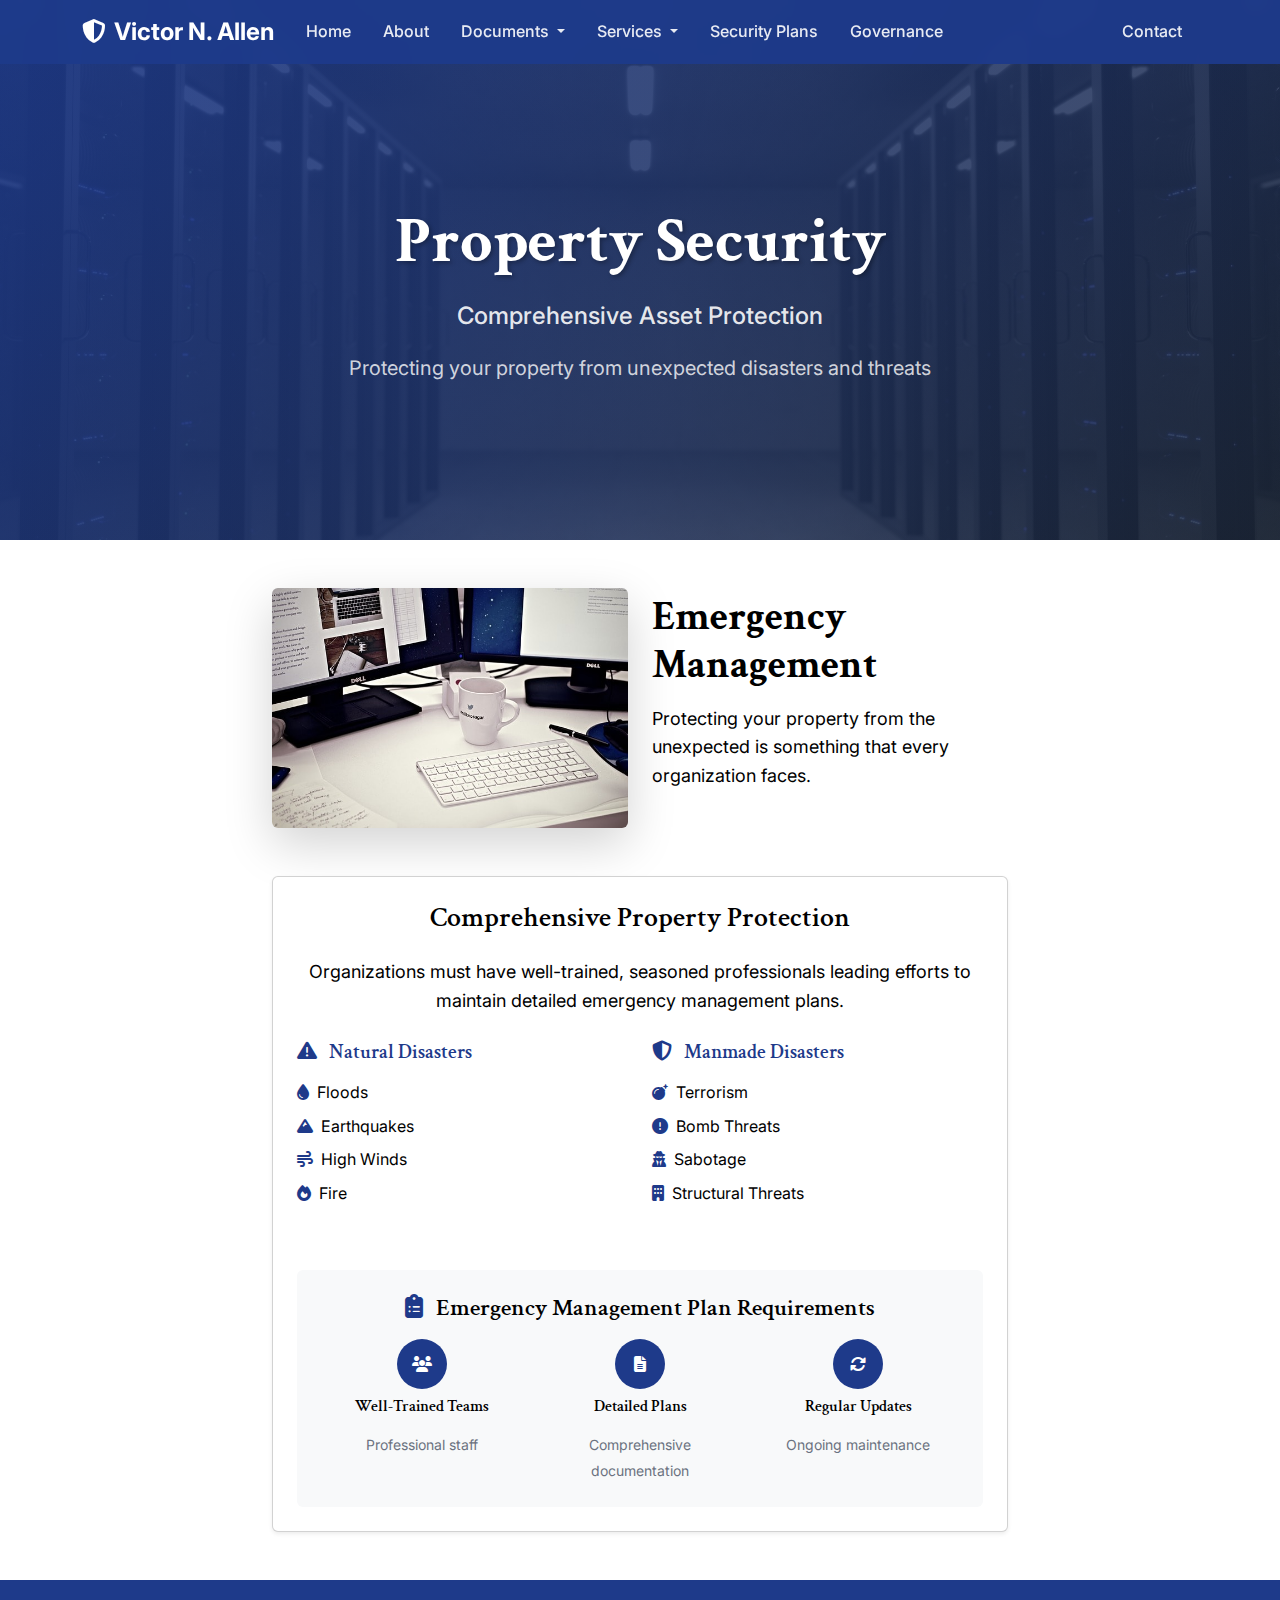
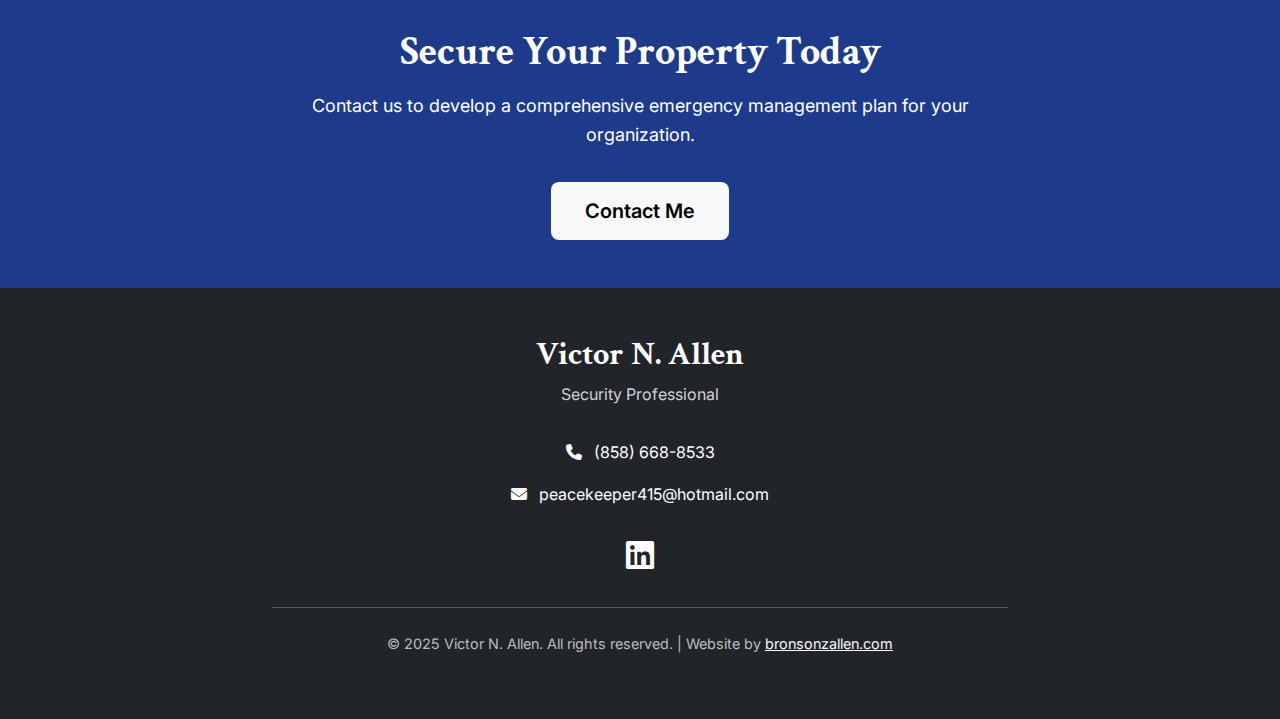
<file: property.html>
<!DOCTYPE html>
<html lang="en">
  <head>
    <meta charset="utf-8" />
    <meta
      name="viewport"
      content="width=device-width, initial-scale=1, shrink-to-fit=no"
    />
    <meta
      name="description"
      content="Property Security Services - Victor N. Allen Security Professional"
    />
    <meta name="author" content="Victor N. Allen" />
    <meta
      name="keywords"
      content="property security, asset protection, physical security, emergency management"
    />

    <title>Property Security - Victor N. Allen</title>

    <!-- Modern CSS Framework -->
    <link
      href="https://cdn.jsdelivr.net/npm/bootstrap@5.3.0/dist/css/bootstrap.min.css"
      rel="stylesheet"
    />
    <link
      href="https://cdnjs.cloudflare.com/ajax/libs/font-awesome/6.4.0/css/all.min.css"
      rel="stylesheet"
    />

    <!-- Custom CSS -->
    <link href="css/modern-portfolio.css" rel="stylesheet" />

    <!-- Modern Fonts -->
    <link rel="preconnect" href="https://fonts.googleapis.com" />
    <link rel="preconnect" href="https://fonts.gstatic.com" crossorigin />
    <link
      href="https://fonts.googleapis.com/css2?family=Inter:wght@300;400;500;600;700&family=Crimson+Text:wght@400;600;700&display=swap"
      rel="stylesheet"
    />
  </head>

  <body>
    <!-- Navigation -->
    <nav class="navbar navbar-expand-lg navbar-dark bg-dark fixed-top">
      <div class="container">
        <a class="navbar-brand fw-bold" href="index.html">
          <i class="fas fa-shield-alt me-2"></i>Victor N. Allen
        </a>

        <button
          class="navbar-toggler"
          type="button"
          data-bs-toggle="collapse"
          data-bs-target="#navbarNav"
          aria-controls="navbarNav"
          aria-expanded="false"
          aria-label="Toggle navigation"
        >
          <span class="navbar-toggler-icon"></span>
        </button>

        <div class="collapse navbar-collapse" id="navbarNav">
          <ul class="navbar-nav me-auto">
            <li class="nav-item">
              <a class="nav-link" href="index.html">Home</a>
            </li>
            <li class="nav-item">
              <a class="nav-link" href="about.html">About</a>
            </li>
            <li class="nav-item dropdown">
              <a
                class="nav-link dropdown-toggle"
                href="#"
                id="documentsDropdown"
                role="button"
                data-bs-toggle="dropdown"
                aria-expanded="false"
              >
                Documents
              </a>
              <ul class="dropdown-menu" aria-labelledby="documentsDropdown">
                <li>
                  <a class="dropdown-item" href="docs/risk_assessment.pdf"
                    ><i class="fas fa-file-pdf me-2"></i>Risk Assessment</a
                  >
                </li>
                <li>
                  <a class="dropdown-item" href="docs/matrix.pdf"
                    ><i class="fas fa-file-pdf me-2"></i>Mitigation Matrix</a
                  >
                </li>
                <li>
                  <a class="dropdown-item" href="docs/executive_update.pdf"
                    ><i class="fas fa-file-pdf me-2"></i>Executive Update</a
                  >
                </li>
                <li>
                  <a class="dropdown-item" href="docs/mission_vision_values.pdf"
                    ><i class="fas fa-file-pdf me-2"></i>Mission Vision
                    Values</a
                  >
                </li>
                <li>
                  <a class="dropdown-item" href="docs/access_policy.pdf"
                    ><i class="fas fa-file-pdf me-2"></i>Access Policy</a
                  >
                </li>
              </ul>
            </li>
            <li class="nav-item dropdown">
              <a
                class="nav-link dropdown-toggle"
                href="#"
                id="servicesDropdown"
                role="button"
                data-bs-toggle="dropdown"
                aria-expanded="false"
              >
                Services
              </a>
              <ul class="dropdown-menu" aria-labelledby="servicesDropdown">
                <li>
                  <a class="dropdown-item" href="people.html"
                    ><i class="fas fa-users me-2"></i>People Protection</a
                  >
                </li>
                <li>
                  <a class="dropdown-item active" href="property.html"
                    ><i class="fas fa-building me-2"></i>Property Security</a
                  >
                </li>
                <li>
                  <a class="dropdown-item" href="information.html"
                    ><i class="fas fa-lock me-2"></i>Information Security</a
                  >
                </li>
              </ul>
            </li>
            <li class="nav-item">
              <a class="nav-link" href="plans.html">Security Plans</a>
            </li>
            <li class="nav-item">
              <a class="nav-link" href="governance.html">Governance</a>
            </li>
          </ul>
          <ul class="navbar-nav">
            <li class="nav-item">
              <a class="nav-link" href="index.html#contact">Contact</a>
            </li>
          </ul>
        </div>
      </div>
    </nav>

    <!-- Hero Section -->
    <section class="hero-section" style="padding-top: 80px; min-height: 60vh">
      <div class="hero-overlay"></div>
      <div class="container">
        <div class="row min-vh-50 align-items-center">
          <div class="col-lg-8 mx-auto text-center">
            <div class="hero-content">
              <h1 class="hero-title">Property Security</h1>
              <p class="hero-subtitle">Comprehensive Asset Protection</p>
              <p class="hero-description">
                Protecting your property from unexpected disasters and threats
              </p>
            </div>
          </div>
        </div>
      </div>
    </section>

    <!-- Main Content -->
    <section class="py-5">
      <div class="container">
        <div class="row">
          <div class="col-lg-8 mx-auto">
            <div class="row align-items-center mb-5">
              <div class="col-lg-6">
                <img
                  src="img/property2.jpg"
                  alt="Property Security"
                  class="img-fluid rounded shadow-lg"
                />
              </div>
              <div class="col-lg-6">
                <h2 class="section-title">Emergency Management</h2>
                <div class="title-underline"></div>
                <p class="lead">
                  Protecting your property from the unexpected is something that
                  every organization faces.
                </p>
              </div>
            </div>

            <div class="row">
              <div class="col-lg-12">
                <div class="card shadow-sm">
                  <div class="card-body p-4">
                    <h3 class="card-title text-center mb-4">
                      Comprehensive Property Protection
                    </h3>
                    <p class="lead text-center mb-4">
                      Organizations must have well-trained, seasoned
                      professionals leading efforts to maintain detailed
                      emergency management plans.
                    </p>

                    <div class="row g-4">
                      <div class="col-lg-6">
                        <h5 class="text-primary mb-3">
                          <i class="fas fa-exclamation-triangle me-2"></i>
                          Natural Disasters
                        </h5>
                        <ul class="list-unstyled">
                          <li class="mb-2">
                            <i class="fas fa-tint text-primary me-2"></i>Floods
                          </li>
                          <li class="mb-2">
                            <i class="fas fa-mountain text-primary me-2"></i
                            >Earthquakes
                          </li>
                          <li class="mb-2">
                            <i class="fas fa-wind text-primary me-2"></i>High
                            Winds
                          </li>
                          <li class="mb-2">
                            <i class="fas fa-fire text-primary me-2"></i>Fire
                          </li>
                        </ul>
                      </div>
                      <div class="col-lg-6">
                        <h5 class="text-primary mb-3">
                          <i class="fas fa-shield-alt me-2"></i>
                          Manmade Disasters
                        </h5>
                        <ul class="list-unstyled">
                          <li class="mb-2">
                            <i class="fas fa-bomb text-primary me-2"></i
                            >Terrorism
                          </li>
                          <li class="mb-2">
                            <i
                              class="fas fa-exclamation-circle text-primary me-2"
                            ></i
                            >Bomb Threats
                          </li>
                          <li class="mb-2">
                            <i class="fas fa-user-secret text-primary me-2"></i
                            >Sabotage
                          </li>
                          <li class="mb-2">
                            <i class="fas fa-building text-primary me-2"></i
                            >Structural Threats
                          </li>
                        </ul>
                      </div>
                    </div>

                    <div class="row mt-5">
                      <div class="col-lg-12">
                        <div class="bg-light p-4 rounded">
                          <h4 class="text-center mb-3">
                            <i
                              class="fas fa-clipboard-list text-primary me-2"
                            ></i>
                            Emergency Management Plan Requirements
                          </h4>
                          <div class="row g-3">
                            <div class="col-md-4">
                              <div class="text-center">
                                <div
                                  class="bg-primary text-white rounded-circle d-inline-flex align-items-center justify-content-center mb-2"
                                  style="width: 50px; height: 50px"
                                >
                                  <i class="fas fa-users"></i>
                                </div>
                                <h6>Well-Trained Teams</h6>
                                <small class="text-muted"
                                  >Professional staff</small
                                >
                              </div>
                            </div>
                            <div class="col-md-4">
                              <div class="text-center">
                                <div
                                  class="bg-primary text-white rounded-circle d-inline-flex align-items-center justify-content-center mb-2"
                                  style="width: 50px; height: 50px"
                                >
                                  <i class="fas fa-file-alt"></i>
                                </div>
                                <h6>Detailed Plans</h6>
                                <small class="text-muted"
                                  >Comprehensive documentation</small
                                >
                              </div>
                            </div>
                            <div class="col-md-4">
                              <div class="text-center">
                                <div
                                  class="bg-primary text-white rounded-circle d-inline-flex align-items-center justify-content-center mb-2"
                                  style="width: 50px; height: 50px"
                                >
                                  <i class="fas fa-sync-alt"></i>
                                </div>
                                <h6>Regular Updates</h6>
                                <small class="text-muted"
                                  >Ongoing maintenance</small
                                >
                              </div>
                            </div>
                          </div>
                        </div>
                      </div>
                    </div>
                  </div>
                </div>
              </div>
            </div>
          </div>
        </div>
      </div>
    </section>

    <!-- Call to Action -->
    <section class="py-5 bg-primary text-white">
      <div class="container">
        <div class="row">
          <div class="col-lg-8 mx-auto text-center">
            <h2 class="section-title text-white">Secure Your Property Today</h2>
            <div class="title-underline" style="background: white"></div>
            <p class="lead">
              Contact us to develop a comprehensive emergency management plan
              for your organization.
            </p>
            <a href="index.html#contact" class="btn btn-light btn-lg"
              >Contact Me</a
            >
          </div>
        </div>
      </div>
    </section>

    <!-- Footer -->
    <footer class="footer-section bg-dark text-white py-5">
      <div class="container">
        <div class="row">
          <div class="col-lg-8 mx-auto text-center">
            <h3 class="footer-title">Victor N. Allen</h3>
            <p class="footer-subtitle">Security Professional</p>
            <div class="contact-info">
              <div class="contact-item">
                <i class="fas fa-phone me-2"></i>
                <a href="tel:+18586688533" class="contact-link"
                  >(858) 668-8533</a
                >
              </div>
              <div class="contact-item">
                <i class="fas fa-envelope me-2"></i>
                <a href="mailto:peacekeeper415@hotmail.com" class="contact-link"
                  >peacekeeper415@hotmail.com</a
                >
              </div>
            </div>
            <div class="social-links mt-4">
              <a
                href="https://www.linkedin.com/in/victor-n-allen-1261561/"
                class="social-link"
                target="_blank"
                rel="noopener"
              >
                <i class="fab fa-linkedin fa-2x"></i>
              </a>
            </div>
            <hr class="my-4" />
            <p class="footer-copyright">
              &copy; 2025 Victor N. Allen. All rights reserved. | Website by
              <a href="http://www.bronsonzallen.com" class="text-light"
                >bronsonzallen.com</a
              >
            </p>
          </div>
        </div>
      </div>
    </footer>

    <!-- Bootstrap 5 JavaScript -->
    <script src="https://cdn.jsdelivr.net/npm/bootstrap@5.3.0/dist/js/bootstrap.bundle.min.js"></script>

    <!-- Custom JavaScript -->
    <script>
      // Smooth scrolling for anchor links
      document.querySelectorAll('a[href^="#"]').forEach((anchor) => {
        anchor.addEventListener("click", function (e) {
          e.preventDefault();
          const target = document.querySelector(this.getAttribute("href"));
          if (target) {
            target.scrollIntoView({
              behavior: "smooth",
              block: "start",
            });
          }
        });
      });

      // Navbar background change on scroll
      const navbar = document.querySelector(".navbar");
      window.addEventListener("scroll", function () {
        if (window.scrollY > 50) {
          navbar.classList.add("navbar-scrolled");
        } else {
          navbar.classList.remove("navbar-scrolled");
        }
      });
    </script>
  </body>
</html>
</file>
<file: css/stylish-portfolio.css>
/*!
 * Start Bootstrap - Stylish Portfolio (http://startbootstrap.com/)
 * Copyright 2013-2016 Start Bootstrap
 * Licensed under MIT (https://github.com/BlackrockDigital/startbootstrap/blob/gh-pages/LICENSE)
 */

/* Global Styles */

html,
body {
    width: 100%;
    height: 100%;
}

body {
    font-family: "Source Sans Pro","Helvetica Neue",Helvetica,Arial,sans-serif;
}

.text-vertical-center {
    display: table-cell;
    text-align: center;
    vertical-align: middle;
}

.text-vertical-center h1 {
    margin: 0;
    padding: 0;
    font-size: 4.5em;
    font-weight: 700;
}

/* Custom Button Styles */

.btn-dark {
    border-radius: 0;
    color: #fff;
    background-color: #072850;
}

.btn-dark:hover,
.btn-dark:focus,
.btn-dark:active {
    color: #fff;
    background-color: rgba(7,40,82,0.5);
}

.btn-light {
    border-radius: 0;
    color: #333;
    background-color: rgb(255,255,255);
}

.btn-light:hover,
.btn-light:focus,
.btn-light:active {
    color: #333;
    background-color: rgba(255,255,255,0.8);
}

/* Custom Horizontal Rule */

hr.small {
    max-width: 100px;
}

/* Side Menu */

#sidebar-wrapper {
    z-index: 1000;
    position: fixed;
    right: 0;
    width: 250px;
    height: 100%;
    transform: translateX(250px);
    overflow-y: auto;
    background: #222;
    -webkit-transition: all 0.4s ease 0s;
    -moz-transition: all 0.4s ease 0s;
    -ms-transition: all 0.4s ease 0s;
    -o-transition: all 0.4s ease 0s;
    transition: all 0.4s ease 0s;
}

.sidebar-nav {
    position: absolute;
    top: 0;
    width: 250px;
    margin: 0;
    padding: 0;
    list-style: none;
}

.sidebar-nav li {
    text-indent: 20px;
    line-height: 40px;
}

.sidebar-nav li a {
    display: block;
    text-decoration: none;
    color: #999;
}

.sidebar-nav li a:hover {
    text-decoration: none;
    color: #fff;
    background: rgba(255,255,255,0.2);
}

.sidebar-nav li a:active,
.sidebar-nav li a:focus {
    text-decoration: none;
}

.sidebar-nav > .sidebar-brand {
    height: 55px;
    font-size: 18px;
    line-height: 55px;
}

.sidebar-nav > .sidebar-brand a {
    color: #999;
}

.sidebar-nav > .sidebar-brand a:hover {
    color: #fff;
    background: none;
}

#menu-toggle {
    z-index: 1;
    position: fixed;
    top: 0;
    right: 0;
}

#sidebar-wrapper.active {
    right: 250px;
    width: 250px;
    -webkit-transition: all 0.4s ease 0s;
    -moz-transition: all 0.4s ease 0s;
    -ms-transition: all 0.4s ease 0s;
    -o-transition: all 0.4s ease 0s;
    transition: all 0.4s ease 0s;
}

.toggle {
    margin: 5px 5px 0 0;
}

/* Header */

.header {
    display: table;
    position: relative;
    width: 100%;
    height: 100%;
    background: linear-gradient(rgba(0, 0, 0, 0.6), rgba(0, 0, 0, 0.3)), url(../img/servers.jpeg) no-repeat center center scroll;
    -webkit-background-size: cover;
    -moz-background-size: cover;
    background-size: cover;
    -o-background-size: cover;
}

.header h1, h3 {
    color: white;
}

/* About */

.about {
    padding: 50px 0;
}

/* Services */

.services {
    padding: 50px 0;
    background-color: #072850;
}

.service-item {
    margin-bottom: 30px;
}

.service-item img{
    max-width: 90%;
    margin-top: 20px;
}

.service-item img:hover{
    opacity: 0.6;
    cursor: pointer;

}

/* Callout */

.callout {
    display: table;
    width: 100%;
    height: 450px;
    padding-top: 50px;
    color: #fff;
    background: linear-gradient(rgba(0, 0, 0, 0.2), rgba(0, 0, 0, 0.1)), url(../img/surveilance.jpg) no-repeat center center scroll;
    -webkit-background-size: cover;
    -moz-background-size: cover;
    background-size: cover;
    -o-background-size: cover;
}

/* Portfolio */

.portfolio {
    padding: 50px 0;
}

.portfolio-item {
    margin-bottom: 30px;
}

.img-portfolio {
    margin: 0 auto;
}

.img-portfolio:hover {
    opacity: 0.8;
}

/* Call to Action */

.call-to-action {
    padding: 50px 0;
    background-color: #072850;
}

.call-to-action .btn {
    margin: 10px;
}


/* Footer */

footer {
    padding: 50px 0;
}

#to-top {
  display: none;
  position: fixed;
  bottom: 5px;
  right: 5px;
}
/**/
.navbar-inverse {
    margin-bottom: 0px;
    border-radius: 0px;

    z-index: 99;
    position: fixed; /* Set the navbar to fixed position */
    top: 0; /* Position the navbar at the top of the page */
    width: 100%; /* Full width */
}

.about {
    margin-top: 62px;
}

.contact{
    margin-top: 52px;
}

.full img{
    width: 100%;
}

.portfolio-item p{
    font-size: large;
    font-weight: bold;
}
.portfolio-item img{
    height: 180px;
    width: 400px;
    overflow: hidden;
}
</file>
<file: css/modern-portfolio.css>
/* Modern Portfolio CSS - Victor N. Allen Security Professional */

/* Override Bootstrap's default bright blue with professional colors */
:root {
  --bs-primary: #1e3a8a;
  --bs-primary-rgb: 30, 58, 138;
  --bs-primary-dark: #1e293b;
  --bs-primary-rgb-dark: 30, 41, 59;
}

/* Override Bootstrap primary color classes */
.btn-primary {
  background-color: #1e3a8a !important;
  border-color: #1e3a8a !important;
}

.btn-primary:hover {
  background-color: #1e293b !important;
  border-color: #1e293b !important;
}

.bg-primary {
  background-color: #1e3a8a !important;
}

.text-primary {
  color: #1e3a8a !important;
}

/* Service card buttons - override bright blue */
.service-card .btn {
  background-color: #1e3a8a !important;
  border-color: #1e3a8a !important;
  color: white !important;
}

.service-card .btn:hover {
  background-color: #1e293b !important;
  border-color: #1e293b !important;
  color: white !important;
}

/* Override any remaining Bootstrap primary buttons */
.btn-outline-primary {
  color: #1e3a8a !important;
  border-color: #1e3a8a !important;
}

.btn-outline-primary:hover {
  background-color: #1e3a8a !important;
  border-color: #1e3a8a !important;
  color: white !important;
}

/* CSS Variables for consistent theming */
:root {
  --primary-color: #1e3a8a;
  --primary-dark: #1e293b;
  --secondary-color: #64748b;
  --accent-color: #1e3a8a;
  --dark-color: #1e293b;
  --light-color: #f8fafc;
  --text-dark: #000000;
  --text-light: #374151;
  --text-muted: #6b7280;
  --white: #ffffff;
  --shadow: 0 4px 6px -1px rgba(0, 0, 0, 0.1),
    0 2px 4px -1px rgba(0, 0, 0, 0.06);
  --shadow-lg: 0 10px 15px -3px rgba(0, 0, 0, 0.1),
    0 4px 6px -2px rgba(0, 0, 0, 0.05);
  --border-radius: 0.5rem;
  --transition: all 0.3s ease;
}

/* Global Styles */
* {
  margin: 0;
  padding: 0;
  box-sizing: border-box;
}

body {
  font-family: "Inter", -apple-system, BlinkMacSystemFont, "Segoe UI", Roboto,
    "Helvetica Neue", Arial, sans-serif;
  line-height: 1.6;
  color: var(--text-dark);
  background-color: var(--white);
  overflow-x: hidden;
}

/* Typography */
h1,
h2,
h3,
h4,
h5,
h6 {
  font-family: "Crimson Text", "Times New Roman", Times, serif;
  font-weight: 600;
  line-height: 1.2;
  margin-bottom: 1rem;
}

.section-title {
  font-size: 2.5rem;
  font-weight: 700;
  color: var(--text-dark);
  margin-bottom: 1rem;
}

.title-underline {
  display: none;
}

.lead {
  font-size: 1.125rem;
  font-weight: 400;
  color: var(--text-dark);
  margin-bottom: 2rem;
}

/* Navigation */
.navbar {
  transition: var(--transition);
  backdrop-filter: blur(10px);
  background-color: rgba(30, 58, 138, 0.95) !important;
}

.navbar-scrolled {
  background-color: rgba(30, 58, 138, 0.98) !important;
  box-shadow: var(--shadow);
}

.navbar-brand {
  font-size: 1.5rem;
  font-weight: 700;
  color: var(--white) !important;
}

.nav-link {
  font-weight: 500;
  color: rgba(255, 255, 255, 0.9) !important;
  transition: var(--transition);
  padding: 0.5rem 1rem !important;
}

.nav-link:hover,
.nav-link.active {
  color: var(--white) !important;
  background-color: rgba(255, 255, 255, 0.1);
  border-radius: var(--border-radius);
}

.dropdown-menu {
  border: none;
  box-shadow: var(--shadow-lg);
  border-radius: var(--border-radius);
  padding: 0.5rem 0;
}

.dropdown-item {
  padding: 0.75rem 1.5rem;
  transition: var(--transition);
}

.dropdown-item:hover {
  background-color: var(--light-color);
  color: var(--primary-color);
}

/* Hero Section */
.hero-section {
  position: relative;
  min-height: 100vh;
  background: linear-gradient(
      135deg,
      rgba(30, 58, 138, 0.9),
      rgba(30, 41, 59, 0.8)
    ),
    url("../img/rsz_servers.jpg") center/cover no-repeat;
  display: flex;
  align-items: center;
  color: var(--white);
  overflow: hidden;
}

.hero-overlay {
  position: absolute;
  top: 0;
  left: 0;
  right: 0;
  bottom: 0;
  background: linear-gradient(
    135deg,
    rgba(30, 58, 138, 0.2),
    rgba(30, 41, 59, 0.15)
  );
  z-index: 1;
}

.hero-content {
  position: relative;
  z-index: 2;
  text-align: center;
}

.hero-title {
  font-size: 4rem;
  font-weight: 700;
  margin-bottom: 1rem;
  text-shadow: 2px 2px 4px rgba(0, 0, 0, 0.3);
}

.hero-subtitle {
  font-size: 1.5rem;
  font-weight: 500;
  margin-bottom: 1rem;
  color: rgba(255, 255, 255, 0.9);
}

.hero-description {
  font-size: 1.25rem;
  margin-bottom: 2rem;
  color: rgba(255, 255, 255, 0.8);
}

.hero-buttons {
  margin-top: 2rem;
}

.btn {
  border-radius: var(--border-radius);
  font-weight: 600;
  padding: 0.75rem 2rem;
  transition: var(--transition);
  text-decoration: none;
  display: inline-block;
  border: 2px solid transparent;
}

.btn-primary {
  background-color: var(--primary-color);
  border-color: var(--primary-color);
  color: var(--white);
}

.btn-primary:hover {
  background-color: var(--primary-dark);
  border-color: var(--primary-dark);
  transform: translateY(-2px);
  box-shadow: var(--shadow-lg);
}

.btn-outline-light {
  border-color: var(--white);
  color: var(--white);
}

.btn-outline-light:hover {
  background-color: var(--white);
  color: var(--primary-color);
  transform: translateY(-2px);
  box-shadow: var(--shadow-lg);
}

.scroll-indicator {
  position: absolute;
  bottom: 2rem;
  left: 50%;
  transform: translateX(-50%);
  z-index: 2;
}

.scroll-down {
  color: var(--white);
  font-size: 1.5rem;
  animation: bounce 2s infinite;
  text-decoration: none;
}

@keyframes bounce {
  0%,
  20%,
  50%,
  80%,
  100% {
    transform: translateY(0);
  }
  40% {
    transform: translateY(-10px);
  }
  60% {
    transform: translateY(-5px);
  }
}

/* About Section */
.about-section {
  padding: 5rem 0;
  background-color: var(--light-color);
}

/* Services Section */
.services-section {
  background-color: var(--dark-color);
  color: var(--white);
}

.services-section .section-title {
  color: var(--white);
}

.services-section .lead {
  color: rgba(255, 255, 255, 0.9);
}

.service-card {
  background: var(--white);
  border-radius: var(--border-radius);
  overflow: hidden;
  box-shadow: var(--shadow);
  transition: var(--transition);
  color: var(--text-dark);
}

.service-card:hover {
  transform: translateY(-5px);
  box-shadow: var(--shadow-lg);
}

.service-image {
  position: relative;
  overflow: hidden;
  height: 200px;
}

.service-image img {
  width: 100%;
  height: 100%;
  object-fit: cover;
  transition: var(--transition);
}

.service-overlay {
  position: absolute;
  top: 0;
  left: 0;
  right: 0;
  bottom: 0;
  background: rgba(30, 58, 138, 0.6);
  display: flex;
  align-items: center;
  justify-content: center;
  opacity: 0;
  transition: var(--transition);
  color: var(--white);
}

.service-card:hover .service-overlay {
  opacity: 1;
}

.service-card:hover .service-image img {
  transform: scale(1.1);
}

.service-content {
  padding: 1.5rem;
}

.service-title {
  font-size: 1.5rem;
  font-weight: 600;
  margin-bottom: 1rem;
  color: var(--text-dark);
}

.service-description {
  color: var(--text-dark);
  margin-bottom: 1.5rem;
}

/* Quote Section */
.quote-section {
  background: linear-gradient(
    135deg,
    var(--light-color),
    rgba(59, 130, 246, 0.05)
  );
  padding: 5rem 0;
}

.blockquote {
  border: none;
  padding: 0;
}

.blockquote h3 {
  color: var(--primary-color);
  font-size: 2rem;
  margin-bottom: 1.5rem;
}

/* Plans Section */
.plans-section {
  padding: 5rem 0;
  background-color: var(--white);
}

.plan-card {
  background: var(--white);
  border-radius: var(--border-radius);
  overflow: hidden;
  box-shadow: var(--shadow);
  transition: var(--transition);
  border: 1px solid rgba(0, 0, 0, 0.05);
}

.plan-card:hover {
  transform: translateY(-5px);
  box-shadow: var(--shadow-lg);
}

.plan-image {
  height: 200px;
  overflow: hidden;
}

.plan-image img {
  width: 100%;
  height: 100%;
  object-fit: cover;
  transition: var(--transition);
}

.plan-card:hover .plan-image img {
  transform: scale(1.05);
}

.plan-content {
  padding: 1.5rem;
  text-align: center;
}

.plan-title {
  font-size: 1.5rem;
  font-weight: 600;
  margin-bottom: 1rem;
  color: var(--text-dark);
}

.plan-description {
  color: var(--text-dark);
  margin-bottom: 1.5rem;
}

/* Governance Section */
.governance-section {
  background: linear-gradient(
    135deg,
    var(--primary-color),
    var(--primary-dark)
  );
  color: var(--white);
}

.governance-section .section-title {
  color: var(--white);
}

.governance-section .lead {
  color: rgba(255, 255, 255, 0.9);
}

/* Footer */
.footer-section {
  background-color: var(--dark-color);
  color: var(--white);
}

.footer-section .section-title {
  color: var(--white);
}

.footer-section .lead {
  color: rgba(255, 255, 255, 0.9);
}

.footer-title {
  font-size: 2rem;
  font-weight: 700;
  margin-bottom: 0.5rem;
}

.footer-subtitle {
  color: rgba(255, 255, 255, 0.8);
  margin-bottom: 2rem;
}

.contact-info {
  margin-bottom: 2rem;
}

.contact-item {
  margin-bottom: 1rem;
}

.contact-link {
  color: var(--white);
  text-decoration: none;
  transition: var(--transition);
}

.contact-link:hover {
  color: var(--accent-color);
}

.social-links {
  margin-bottom: 2rem;
}

.social-link {
  color: var(--white);
  text-decoration: none;
  transition: var(--transition);
  margin: 0 1rem;
}

.social-link:hover {
  color: var(--accent-color);
  transform: translateY(-2px);
}

.footer-copyright {
  color: rgba(255, 255, 255, 0.7);
  font-size: 0.9rem;
}

.back-to-top {
  position: fixed;
  bottom: 2rem;
  right: 2rem;
  width: 50px;
  height: 50px;
  background-color: var(--primary-color);
  color: var(--white);
  border-radius: 50%;
  display: flex;
  align-items: center;
  justify-content: center;
  text-decoration: none;
  box-shadow: var(--shadow);
  transition: var(--transition);
  z-index: 1000;
  display: none;
}

.back-to-top:hover {
  background-color: var(--primary-dark);
  color: var(--white);
  transform: translateY(-2px);
  box-shadow: var(--shadow-lg);
}

/* Responsive Design */
@media (max-width: 768px) {
  .hero-title {
    font-size: 2.5rem;
  }

  .hero-subtitle {
    font-size: 1.25rem;
  }

  .hero-description {
    font-size: 1rem;
  }

  .section-title {
    font-size: 2rem;
  }

  .service-card,
  .plan-card {
    margin-bottom: 2rem;
  }

  .navbar-brand {
    font-size: 1.25rem;
  }
}

@media (max-width: 576px) {
  .hero-title {
    font-size: 2rem;
  }

  .hero-buttons .btn {
    display: block;
    width: 100%;
    margin-bottom: 1rem;
  }

  .hero-buttons .btn:last-child {
    margin-bottom: 0;
  }
}

/* Utility Classes */
.text-gradient {
  background: linear-gradient(
    135deg,
    var(--primary-color),
    var(--accent-color)
  );
  -webkit-background-clip: text;
  -webkit-text-fill-color: transparent;
  background-clip: text;
}

/* Enhanced Contrast for Better Readability */
.card {
  background-color: var(--white);
  color: var(--text-dark);
}

.card .card-title {
  color: var(--text-dark);
}

.card .card-text {
  color: var(--text-dark);
}

.text-muted {
  color: var(--text-muted) !important;
}

/* Dark background sections */
.bg-dark,
.bg-primary {
  color: var(--white);
}

.bg-dark .section-title,
.bg-primary .section-title {
  color: var(--white);
}

.bg-dark .lead,
.bg-primary .lead {
  color: rgba(255, 255, 255, 0.9);
}

.bg-dark .text-muted,
.bg-primary .text-muted {
  color: rgba(255, 255, 255, 0.7) !important;
}

/* Ensure all text is white on blue backgrounds */
.bg-primary * {
  color: white !important;
}

.bg-primary .text-muted {
  color: rgba(255, 255, 255, 0.7) !important;
}

.bg-primary .btn-light {
  color: #000 !important;
}

.shadow-custom {
  box-shadow: var(--shadow);
}

.shadow-lg-custom {
  box-shadow: var(--shadow-lg);
}

/* Animation Classes */
.fade-in {
  opacity: 0;
  transform: translateY(30px);
  transition: all 0.6s ease;
}

.fade-in.visible {
  opacity: 1;
  transform: translateY(0);
}

/* Experience Cards */
.experience-card {
  background: var(--white);
  border-radius: var(--border-radius);
  box-shadow: var(--shadow);
  transition: var(--transition);
  border: 1px solid rgba(0, 0, 0, 0.05);
}

.experience-card:hover {
  transform: translateY(-5px);
  box-shadow: var(--shadow-lg);
}

.experience-icon {
  color: var(--primary-color);
}

/* Profile Image */
.profile-image img {
  border: 4px solid var(--white);
  box-shadow: var(--shadow-lg);
}

/* About Content */
.about-content {
  padding-left: 2rem;
}

@media (max-width: 768px) {
  .about-content {
    padding-left: 0;
    margin-top: 2rem;
  }
}

/* Print Styles */
@media print {
  .navbar,
  .back-to-top,
  .scroll-indicator {
    display: none !important;
  }

  .hero-section {
    min-height: auto;
    padding: 2rem 0;
  }
}
</file>
